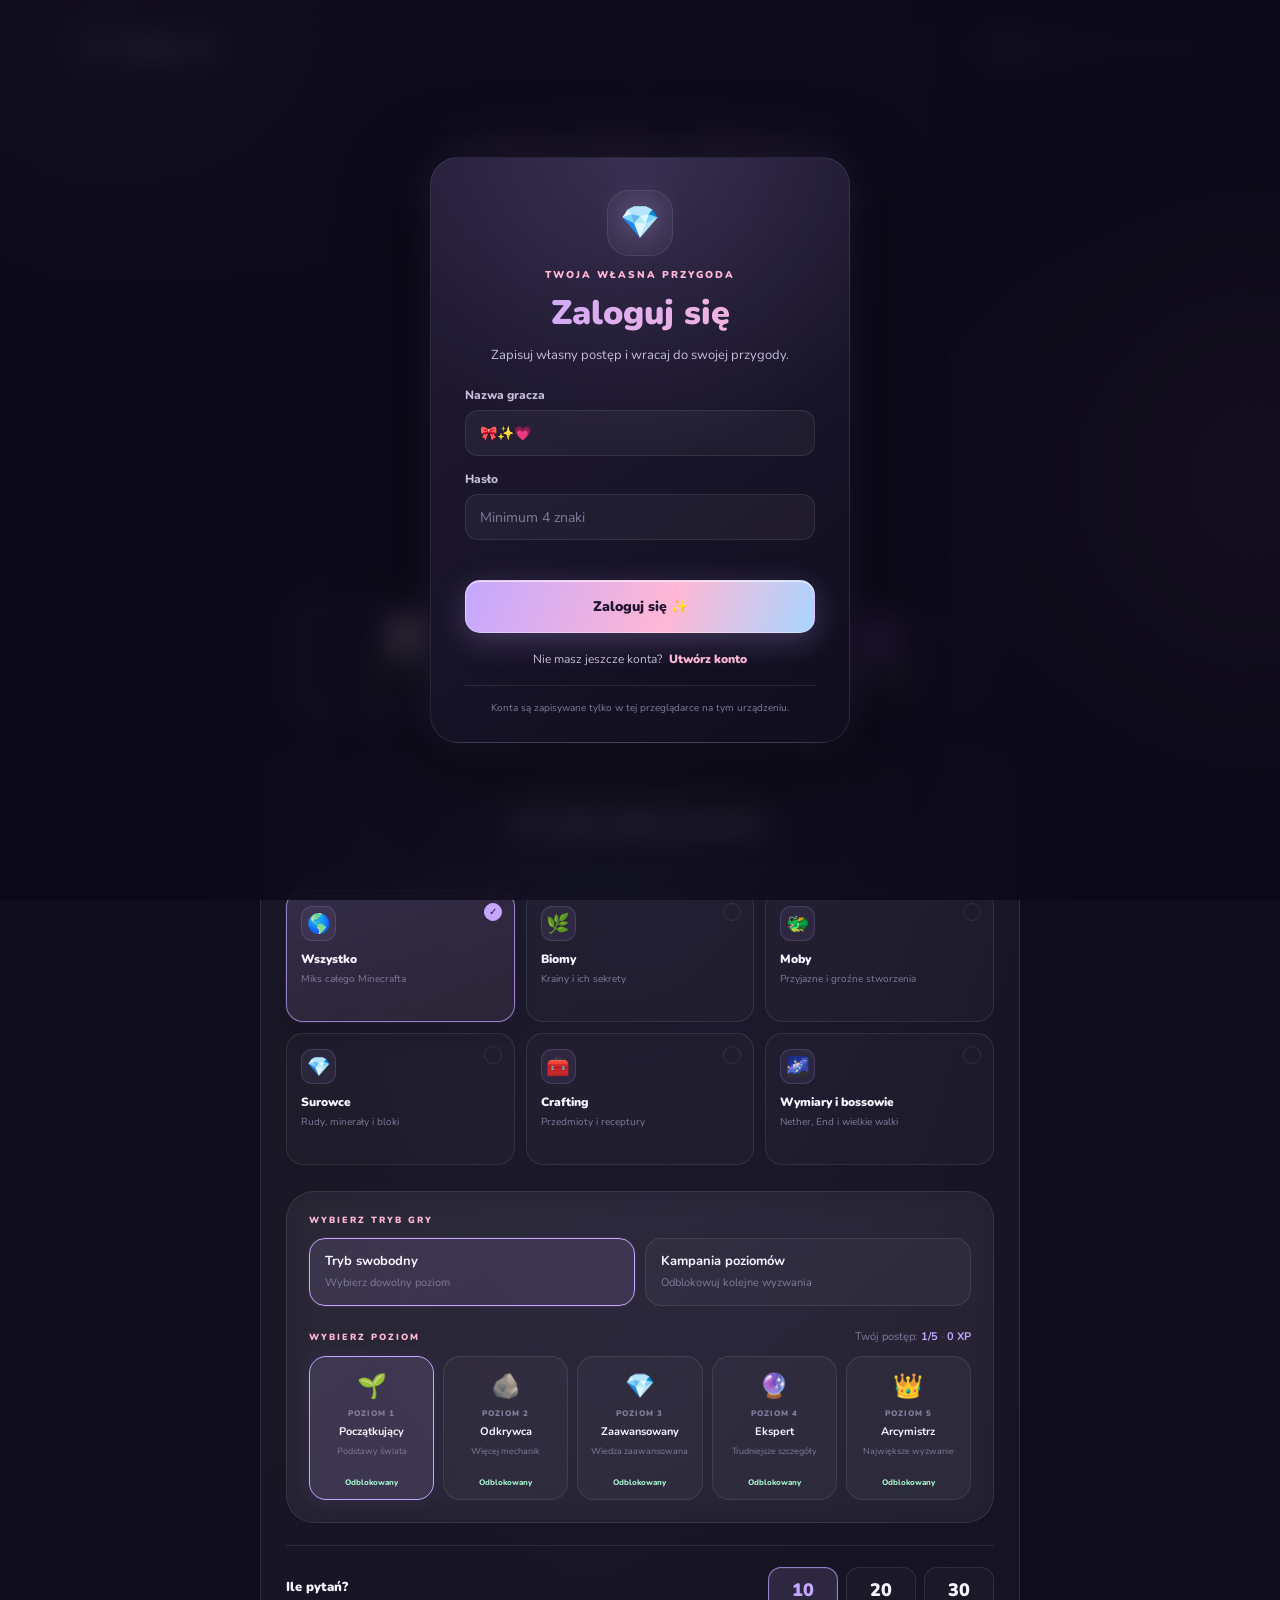
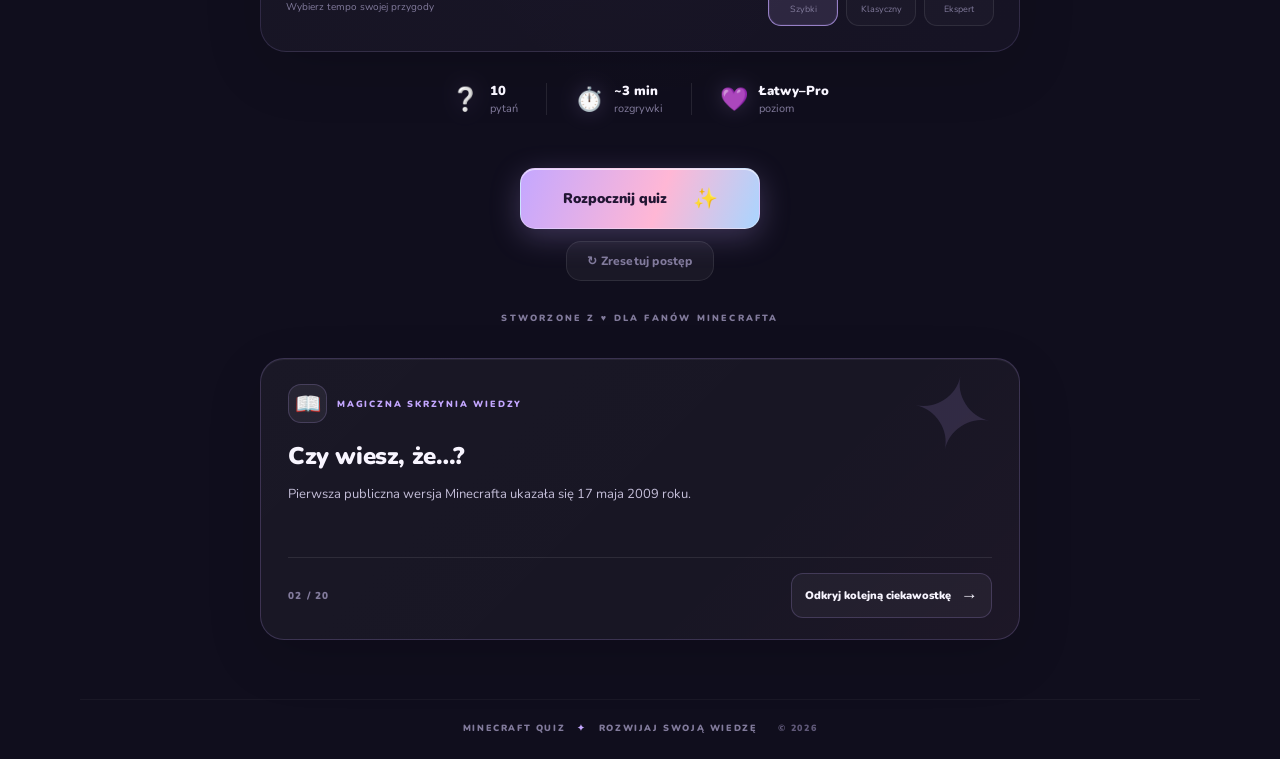
<file: index.html>
<!DOCTYPE html>
<html lang="pl">
<head>
    <meta charset="UTF-8">
    <meta name="description" id="metaDescription" content="Minecraft Quiz — sprawdź swoją wiedzę o świecie Minecraft!">
    <link rel="stylesheet" href="style.css">
    <script src="script.js" defer></script>
    <link rel="preconnect" href="https://fonts.googleapis.com">
    <link rel="preconnect" href="https://fonts.gstatic.com" crossorigin>
    <link href="https://fonts.googleapis.com/css2?family=Nunito:wght@400;500;600;700;800;900&display=swap" rel="stylesheet">
    <title>Minecraft Quiz</title>
</head>
<body>
    <!-- Dekoracyjne poświaty w tle strony -->
    <div class="background-effects" aria-hidden="true">
        <div class="glow glow-one"></div>
        <div class="glow glow-two"></div>
        <div class="glow glow-three"></div>
    </div>
    <!-- Drobne, animowane ozdobniki w tle generowane przez JavaScript -->
    <div class="particles" id="particles" aria-hidden="true"></div>
    <!-- Górny pasek: logo, wybór języka i status quizu -->
    <header class="topbar">
        <a href="#" class="logo" aria-label="Minecraft Quiz — strona główna" data-i18n-aria="homeAria">
            <span class="logo-icon">✦</span>
            <span>Mine<span class="logo-accent">craft</span></span>
        </a>
        <div class="topbar-right">
            <div class="language-switch" role="group" aria-label="Wybierz język" data-i18n-aria="languageAria">
                <button type="button" class="language-button active" data-language="pl" aria-pressed="true">PL</button>
                <span aria-hidden="true">|</span>
                <button type="button" class="language-button" data-language="en" aria-pressed="false">EN</button>
            </div>
            <div class="account-chip" id="accountChip" hidden>
                <span class="account-chip-icon">✦</span>
                <span id="accountNameLabel">Gracz</span>
                <button type="button" id="logoutButton" class="logout-button">Wyloguj</button>
            </div>
            <span class="status-dot"></span>
            <span class="status-text" data-i18n="status">CZAS NA QUIZ</span>
        </div>
    </header>
    <!-- Lokalny ekran kont: profile działają w tej samej przeglądarce i na tym urządzeniu. -->
    <section class="auth-overlay" id="authOverlay" aria-labelledby="authTitle">
        <div class="auth-card">
            <div class="auth-crystal" aria-hidden="true">💎</div>
            <p class="auth-kicker" id="authKicker">TWOJA WŁASNA PRZYGODA</p>
            <h2 id="authTitle">Zaloguj się</h2>
            <p class="auth-description" id="authDescription">Zapisuj własny postęp i wracaj do swojej przygody.</p>
            <form id="authForm" autocomplete="on">
                <label class="auth-label" for="authUsername" id="authUsernameLabel">Nazwa gracza</label>
                <input id="authUsername" name="username" type="text" minlength="3" maxlength="20" autocomplete="username" required placeholder="🎀✨💗">
                <label class="auth-label" for="authPassword" id="authPasswordLabel">Hasło</label>
                <input id="authPassword" name="password" type="password" minlength="4" autocomplete="current-password" required placeholder="Minimum 4 znaki">
                <p class="auth-message" id="authMessage" role="status" aria-live="polite"></p>
                <button class="primary-button auth-submit" id="authSubmit" type="submit">Zaloguj się ✨</button>
            </form>
            <p class="auth-switch-line"><span id="authSwitchText">Nie masz jeszcze konta?</span>
                <button type="button" class="auth-switch-button" id="authModeToggle">Utwórz konto</button>
            </p>
            <p class="auth-local-note" id="authLocalNote">Konta są zapisywane tylko w tej przeglądarce na tym urządzeniu.</p>
        </div>
    </section>

    <!-- Główna część strony – znajdują się tu kolejne ekrany aplikacji -->
    <main class="main-container">
        <!-- EKRAN POWITALNY: wybór motywu, kategorii i liczby pytań -->
        <section class="screen welcome-screen active" id="welcomeScreen">
            <div class="welcome-content">
                <div class="eyebrow">
                    <span>✧</span>
                    <span data-i18n="eyebrow">MAGICZNA PRZYGODA W MINECRAFCIE</span>
                    <span>✧</span>
                </div>
                <!-- Animowana skrzynka i animowane emotki na środku strony -->
                <div class="hero-icon chest-scene" id="chestScene" aria-hidden="true">
                    <div class="hero-icon-glow"></div>
                    <span class="crystal crystal-one">💎</span>
                    <span class="crystal crystal-two">🔮</span>
                    <span class="crystal crystal-three">✨</span>
                    <span class="crystal crystal-four">💠</span>
                    <div class="treasure-chest" id="treasureChest">
                        <div class="chest-lid"><span class="chest-lid-band"></span></div>
                        <div class="chest-base">
                            <span class="chest-band"></span>
                            <span class="chest-lock">✦</span>
                        </div>
                        <div class="chest-sparkle chest-sparkle-one">✧</div>
                        <div class="chest-sparkle chest-sparkle-two">✦</div>
                    </div>
                </div>

                <h1>MINECRAFT<br><span class="gradient-text">QUIZ</span></h1>
                <p class="welcome-description" data-i18n="welcomeDescription">Sprawdź, jak dobrze znasz swój świat!</p>
                <!-- Wybór motywu strony -->
                <div class="theme-picker" aria-label="Wybierz motyw quizu" data-i18n-aria="themeAria">
                    <p class="theme-picker-title" data-i18n="themeTitle">WYBIERZ SWÓJ MOTYW</p>
                    <div class="theme-options">
                        <button class="theme-option" type="button" data-theme-choice="lavender" aria-pressed="false">
                            <span class="theme-swatch lavender-swatch"><span>✦</span></span>
                            <span class="theme-option-name">Lavender Dream</span>
                            <span class="theme-option-description" data-i18n="themeLavender">Lawendowa magia</span>
                        </button>
                        <button class="theme-option" type="button" data-theme-choice="cherry" aria-pressed="false">
                            <span class="theme-swatch cherry-swatch"><span>🌸</span></span>
                            <span class="theme-option-name">Cherry Blossom</span>
                            <span class="theme-option-description" data-i18n="themeCherry">Kwiatowa kraina</span>
                        </button>
                        <button class="theme-option" type="button" data-theme-choice="ender" aria-pressed="false">
                            <span class="theme-swatch ender-swatch"><span>✧</span></span>
                            <span class="theme-option-name">Ender Magic</span>
                            <span class="theme-option-description" data-i18n="themeEnder">Tajemnica Endu</span>
                        </button>
                    </div>
                </div>
                <!-- wybór kategorii quizu -->
                <section class="quiz-setup" aria-labelledby="categoryHeading">
                    <div class="setup-heading">
                        <span class="setup-kicker" data-i18n="setupKicker">TWOJA WYPRAWA, TWOJE ZASADY</span>
                        <h2 id="categoryHeading" data-i18n="categoryHeading">Co dziś odkrywamy?</h2>
                        <p data-i18n="setupDescription">Wybierz kategorię i dopasuj długość quizu do siebie.</p>
                    </div>
                    <div class="category-grid" id="categoryGrid" role="group" aria-label="Wybierz kategorię quizu" data-i18n-aria="categoryAria">
                        <button class="category-card selected" type="button" data-category="all" aria-pressed="true"><span class="category-card-icon">🌎</span><span class="category-card-title" data-i18n="catAll">Wszystko</span><span class="category-card-description" data-i18n="catAllDesc">Miks całego Minecrafta</span><span class="category-card-check">✓</span></button>
                        <button class="category-card" type="button" data-category="biomes" aria-pressed="false"><span class="category-card-icon">🌿</span><span class="category-card-title" data-i18n="catBiomes">Biomy</span><span class="category-card-description" data-i18n="catBiomesDesc">Krainy i ich sekrety</span><span class="category-card-check">✓</span></button>
                        <button class="category-card" type="button" data-category="mobs" aria-pressed="false"><span class="category-card-icon">🐲</span><span class="category-card-title" data-i18n="catMobs">Moby</span><span class="category-card-description" data-i18n="catMobsDesc">Przyjazne i groźne stworzenia</span><span class="category-card-check">✓</span></button>
                        <button class="category-card" type="button" data-category="resources" aria-pressed="false"><span class="category-card-icon">💎</span><span class="category-card-title" data-i18n="catResources">Surowce</span><span class="category-card-description" data-i18n="catResourcesDesc">Rudy, minerały i bloki</span><span class="category-card-check">✓</span></button>
                        <button class="category-card" type="button" data-category="crafting" aria-pressed="false"><span class="category-card-icon">🧰</span><span class="category-card-title" data-i18n="catCrafting">Crafting</span><span class="category-card-description" data-i18n="catCraftingDesc">Przedmioty i receptury</span><span class="category-card-check">✓</span></button>
                        <button class="category-card" type="button" data-category="dimensions" aria-pressed="false"><span class="category-card-icon">🌌</span><span class="category-card-title" data-i18n="catDimensions">Wymiary i bossowie</span><span class="category-card-description" data-i18n="catDimensionsDesc">Nether, End i wielkie walki</span><span class="category-card-check">✓</span></button>
                    </div>

                    <!-- Wybór trybu: bez poziomów lub z odblokowywaniem poziomów -->
                    <section class="level-system" aria-labelledby="modeTitle">
                        <div class="level-section-heading">
                            <p class="setup-kicker" data-i18n="modeTitle">WYBIERZ TRYB GRY</p>
                        </div>
                        <div class="mode-options" role="group" aria-label="Wybierz tryb gry">
                            <button type="button" class="mode-option selected" data-game-mode="free" aria-pressed="true"><strong data-i18n="modeFree">Tryb swobodny</strong><span data-i18n="modeFreeDesc">Wybierz dowolny poziom</span></button>
                            <button type="button" class="mode-option" data-game-mode="campaign" aria-pressed="false"><strong data-i18n="modeCampaign">Kampania poziomów</strong><span data-i18n="modeCampaignDesc">Odblokowuj kolejne wyzwania</span></button>
                        </div>
                        <div class="level-section-heading level-heading-row">
                            <p class="setup-kicker" data-i18n="levelTitle">WYBIERZ POZIOM</p>
                            <span class="level-progress-label"><span data-i18n="levelProgress">Twój postęp</span>: <strong id="levelProgressValue">1/5</strong> · <strong id="xpValue">0 XP</strong></span>
                        </div>
                        <div class="level-grid" id="levelGrid" role="group" aria-label="Wybierz poziom">
                            <button type="button" class="level-card selected" data-level="1" aria-pressed="true"><span class="level-card-icon">🌱</span><span class="level-card-number">LEVEL 1</span><strong data-level-name="1">Początkujący</strong><small data-level-description="1">Podstawy świata</small><span class="level-card-status" data-level-status="1">Odblokowany</span></button>
                            <button type="button" class="level-card" data-level="2" aria-pressed="false"><span class="level-card-icon">🪨</span><span class="level-card-number">LEVEL 2</span><strong data-level-name="2">Odkrywca</strong><small data-level-description="2">Więcej mechanik</small><span class="level-card-status" data-level-status="2">Zablokowany</span></button>
                            <button type="button" class="level-card" data-level="3" aria-pressed="false"><span class="level-card-icon">💎</span><span class="level-card-number">LEVEL 3</span><strong data-level-name="3">Zaawansowany</strong><small data-level-description="3">Wiedza zaawansowana</small><span class="level-card-status" data-level-status="3">Zablokowany</span></button>
                            <button type="button" class="level-card" data-level="4" aria-pressed="false"><span class="level-card-icon">🔮</span><span class="level-card-number">LEVEL 4</span><strong data-level-name="4">Ekspert</strong><small data-level-description="4">Trudniejsze szczegóły</small><span class="level-card-status" data-level-status="4">Zablokowany</span></button>
                            <button type="button" class="level-card" data-level="5" aria-pressed="false"><span class="level-card-icon">👑</span><span class="level-card-number">LEVEL 5</span><strong data-level-name="5">Arcymistrz</strong><small data-level-description="5">Największe wyzwanie</small><span class="level-card-status" data-level-status="5">Zablokowany</span></button>
                        </div>
                    </section>

                    <!-- Wybór liczby pytań -->
                    <div class="question-count-picker">
                        <div class="question-count-copy"><strong data-i18n="countTitle">Ile pytań?</strong><span data-i18n="countHint">Wybierz tempo swojej przygody</span></div>
                        <div class="question-count-options" role="group" aria-label="Liczba pytań" data-i18n-aria="countAria">
                            <button type="button" class="count-option selected" data-count="10" aria-pressed="true"><strong>10</strong><span data-i18n="countQuick">Szybki</span></button>
                            <button type="button" class="count-option" data-count="20" aria-pressed="false"><strong>20</strong><span data-i18n="countClassic">Klasyczny</span></button>
                            <button type="button" class="count-option" data-count="30" aria-pressed="false"><strong>30</strong><span data-i18n="countExpert">Ekspert</span></button>
                        </div>
                    </div>
                </section>

                <div class="quiz-info">
                    <div class="info-item">
                        <span class="info-icon">❔</span>
                        <div><strong id="selectedQuestionCount">10</strong><span data-i18n="questionsLabel">pytań</span></div>
                    </div>
                    <div class="info-divider"></div>
                    <div class="info-item">
                        <span class="info-icon">⏱️</span>
                        <div><strong id="estimatedTime">~3 min</strong><span data-i18n="gameTime">rozgrywki</span></div>
                    </div>
                    <div class="info-divider"></div>
                    <div class="info-item">
                        <span class="info-icon">💜</span>
                        <div><strong data-i18n="levelRange">Łatwy–Pro</strong><span data-i18n="levelLabel">poziom</span></div>
                    </div>
                </div>
                <!-- Guzik rozpoczynający quiz -->
                <button class="primary-button adventure-button" id="startButton" type="button">
                    <span id="startButtonLabel" data-i18n="startQuiz">Rozpocznij quiz</span>
                    <span class="button-arrow">✨</span>
                </button>
                <!-- Przycisk resetowania zapisanego postępu -->
                <button type="button" id="resetProgressButton" class="reset-progress-button" data-i18n="resetProgress">↻ Zresetuj postęp</button>
                <!-- Ciekawostki o minecraft generowane przez JavaScript -->
                <p class="welcome-footer" data-i18n="welcomeFooter">STWORZONE Z <span>♥</span> DLA FANÓW MINECRAFTA</p>
                <section class="fact-card" aria-labelledby="factHeading">
                    <div class="fact-card-top"><span class="fact-book-icon">📖</span><span class="fact-kicker" data-i18n="factKicker">MAGICZNA SKRZYNIA WIEDZY</span></div>
                    <h2 id="factHeading" data-i18n="factHeading">Czy wiesz, że…?</h2>
                    <p class="fact-text" id="factText" aria-live="polite"></p>
                    <div class="fact-card-bottom"><span class="fact-counter" id="factCounter">01 / 20</span><button type="button" class="fact-next-button" id="nextFactButton"><span data-i18n="nextFact">Odkryj kolejną ciekawostkę</span><span aria-hidden="true">→</span></button></div>
                </section>
            </div>
        </section>
        <!-- EKRAN QUIZU: pytanie, odpowiedzi, postęp i wynik bieżący -->
        <section class="screen quiz-screen" id="quizScreen">
            <div class="quiz-header">
                <div class="quiz-category">
                    <span class="category-icon">⛏️</span>
                    <div>
                        <span class="category-label" data-i18n="categoryLabel">KATEGORIA</span>
                        <strong id="quizCategoryTitle">Wiedza o Minecrafcie</strong><span id="quizLevelBadge" class="quiz-level-badge">LEVEL 1 · Początkujący</span>
                    </div>
                </div>
                <div class="question-counter">
                    <span id="currentQuestion">01</span>
                    <span class="counter-divider">/</span>
                    <span id="totalQuestions">10</span>
                </div>
            </div>
            <div class="progress-track" role="progressbar" aria-label="Postęp quizu" data-i18n-aria="progressAria" aria-valuemin="0" aria-valuemax="100" aria-valuenow="0" id="progressTrack">
                <div class="progress-fill" id="progressFill"></div>
                <div class="progress-sparkle">✦</div>
            </div>
            <div class="question-content" id="questionContent">
                <div class="question-label">
                    <span class="question-number-icon">✧</span>
                    <span data-i18n="questionLabel">PYTANIE</span> <span id="questionNumberLabel">01</span>
                </div>
                <h2 id="questionText">Loading question...</h2>
                <p class="question-hint" data-i18n="questionHint">Wybierz jedną poprawną odpowiedź.</p>
                <div class="answers-grid" id="answersContainer"></div>
                <div class="feedback-message" id="feedbackMessage" role="status" aria-live="polite"></div>
            </div>
            <div class="quiz-footer">
                <div class="score-display">
                    <span class="score-icon">✦</span>
                    <span data-i18n="yourScore">Twój wynik:</span>
                    <strong id="scoreDisplay">0</strong>
                    <span class="score-unit" data-i18n="points">pkt</span>
                </div>
                <button class="next-button" id="nextButton" disabled>
                    <span id="nextButtonText">Następne pytanie</span>
                    <span>→</span>
                </button>
            </div>
        </section>
        <!-- EKRAN WYNIKÓW: podsumowanie punktów po zakończeniu quizu -->
        <section class="screen result-screen" id="resultScreen">
            <div class="result-content">
                <div class="result-decoration decoration-left">✦</div>
                <div class="result-decoration decoration-right">✧</div>
                <div class="result-badge" id="resultBadge">🏆</div>
                <div class="eyebrow result-eyebrow">
                    <span data-i18n="quizCompleted">QUIZ UKOŃCZONY</span>
                </div>
                <h1 id="resultTitle">Niesamowicie!</h1>
                <p class="result-description" id="resultDescription">Sprawdź swój wynik!</p>
                <div class="result-card">
                    <span class="result-card-label" data-i18n="resultScore">TWÓJ WYNIK</span>
                    <div class="result-score">
                        <span id="finalScore">0</span>
                        <span class="result-score-divider">/</span>
                        <span id="maxScore">10</span>
                    </div>
                    <div class="result-progress-track">
                        <div class="result-progress-fill" id="resultProgressFill"></div>
                    </div>
                    <div class="result-percentage">
                        <span data-i18n="correctAnswers">Poprawne odpowiedzi</span>
                        <strong id="resultPercentage">0%</strong>
                    </div>
                </div>
                <div class="result-message" id="resultMessage"></div>
                <!-- Informacja o postępie i odblokowanym poziomie -->
                <div class="level-result-message" id="levelResultMessage" aria-live="polite"></div>
                <section class="result-fact" aria-label="Minecraft fact">
                    <span class="result-fact-icon">💡</span>
                    <div class="result-fact-copy"><strong data-i18n="resultFactTitle">Ciekawostka na koniec</strong><p id="resultFactText"></p></div>
                    <button type="button" id="nextResultFactButton" class="result-fact-next" aria-label="Next fact">↻</button>
                </section>
                <button class="primary-button replay-button" id="restartButton">
                    <span data-i18n="tryAgain">Zagraj ponownie</span>
                    <span class="button-arrow">↻</span>
                </button>
                <p class="welcome-footer" data-i18n="resultFooter">KAŻDY BLOK MA SWOJĄ HISTORIĘ <span>♥</span></p>
            </div>
            <!-- Animowane okno nagrody wyświetlane po zakończeniu quizu -->
            <div class="reward-overlay is-hidden" id="rewardOverlay" role="dialog" aria-modal="true" aria-labelledby="rewardTitle" aria-describedby="rewardDescription">
                <div class="reward-backdrop" data-close-reward="true"></div>
                <div class="reward-dialog" id="rewardDialog" tabindex="-1">
                    <button type="button" class="reward-close" id="closeRewardButton" aria-label="Zamknij nagrodę">×</button>
                    <div class="reward-particles" id="rewardParticles" aria-hidden="true"></div>
                    <div class="reward-crown" id="rewardCrown" aria-hidden="true">👑</div>
                    <div class="reward-chest-wrap" aria-hidden="true">
                        <div class="reward-chest-glow"></div>
                        <div class="reward-chest">
                            <div class="reward-chest-lid"><span></span></div>
                            <div class="reward-chest-base"><span class="reward-chest-lock">✦</span></div>
                        </div>
                    </div>
                    <p class="reward-kicker" id="rewardKicker">NAGRODA ODEBRANA</p>
                    <h2 id="rewardTitle">Magiczna nagroda!</h2>
                    <p class="reward-description" id="rewardDescription">Każda przygoda przybliża Cię do mistrzostwa.</p>
                    <div class="reward-xp" id="rewardXP">+100 XP</div>
                    <p class="reward-level-message" id="rewardLevelMessage"></p>
                    <button type="button" class="primary-button reward-collect-button" id="collectRewardButton">Odbierz nagrodę ✨</button>
                </div>
            </div>
        </section>
    </main>
    <!-- Stopka strony -->
    <footer class="site-footer">
        <span>MINECRAFT QUIZ</span>
        <span class="footer-separator">✦</span>
        <span data-i18n="footerTagline">ROZWIJAJ SWOJĄ WIEDZĘ</span>
        <span class="footer-copyright">© 2026</span>
    </footer>
</body>
</html>
</file>
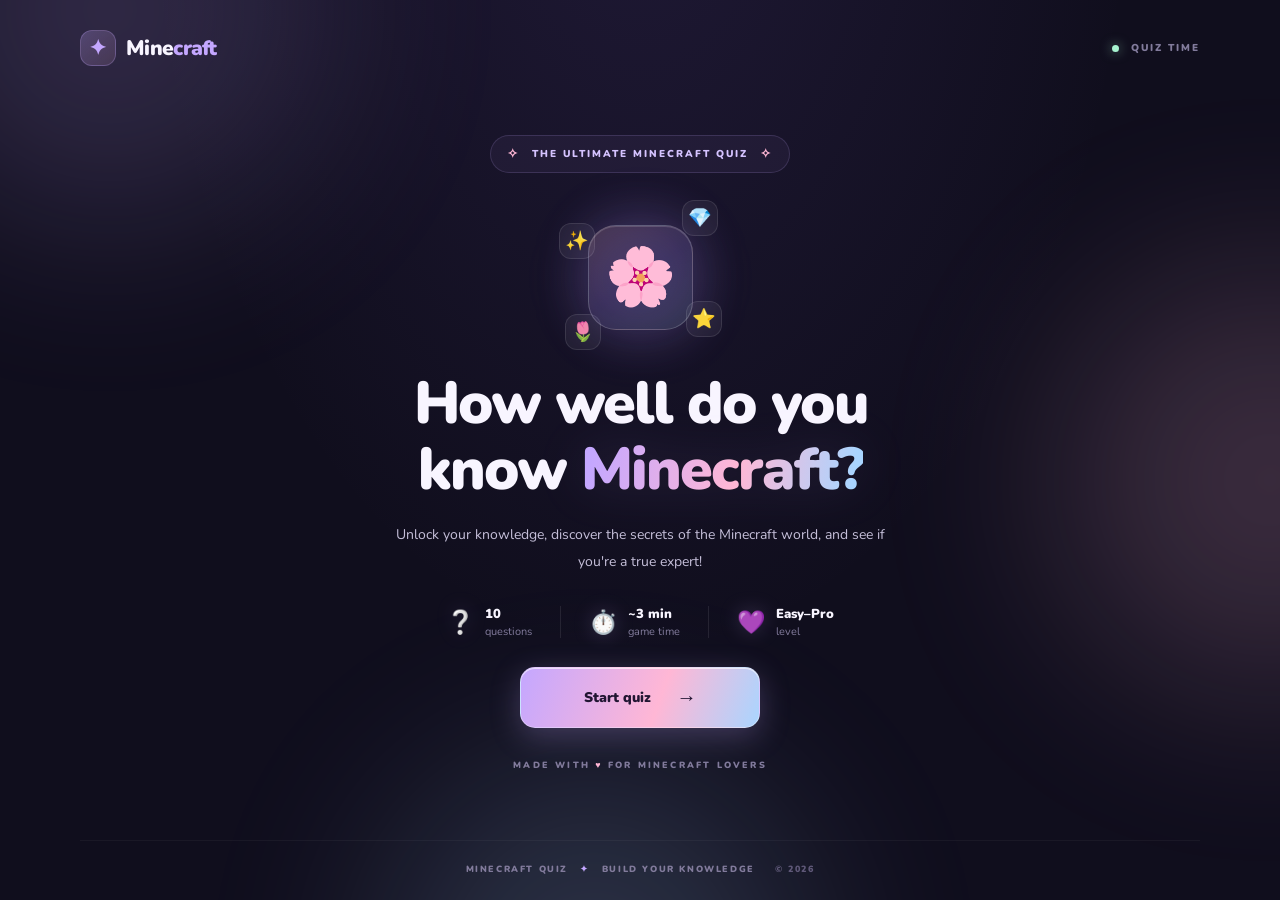
<file: intex.html>
<!DOCTYPE html>
<html lang="en">
<head>
    <meta charset="UTF-8">
    <meta name="description" content="Minecraft Quiz — sprawdź swoją wiedzę o świecie Minecraft!">
    <link rel="stylesheet" href="style.css">
    <script src="script.js" defer></script>
    <link rel="preconnect" href="https://fonts.googleapis.com">
    <link rel="preconnect" href="https://fonts.gstatic.com" crossorigin>
    <link href="https://fonts.googleapis.com/css2?family=Nunito:wght@400;500;600;700;800;900&display=swap" rel="stylesheet">
    <title>Minecraft Quiz</title>
</head>
<body>
    <div class="background-effects" aria-hidden="true">
        <div class="glow glow-one"></div>
        <div class="glow glow-two"></div>
        <div class="glow glow-three"></div>
    </div>
    <div class="particles" id="particles" aria-hidden="true"></div>
    <header class="topbar">
        <a href="#" class="logo" aria-label="Minecraft Quiz — strona główna">
            <span class="logo-icon">✦</span>
            <span>Mine<span class="logo-accent">craft</span></span>
        </a>
        <div class="topbar-right">
            <span class="status-dot"></span>
            <span class="status-text">QUIZ TIME</span>
        </div>
    </header>
    <main class="main-container">
        <section class="screen welcome-screen active" id="welcomeScreen">
            <div class="welcome-content">
                <div class="eyebrow">
                    <span>✧</span>
                    THE ULTIMATE MINECRAFT QUIZ
                    <span>✧</span>
                </div>
                <div class="hero-icon" aria-hidden="true">
                    <div class="hero-icon-glow"></div>
                    <div class="minecraft-cube">🌸</div>
                    <div class="floating-item item-one">💎</div>
                    <div class="floating-item item-two">✨</div>
                    <div class="floating-item item-three">🌷</div>
                    <div class="floating-item item-four">⭐</div>
                </div>
                <h1>How well do you<br>
                    know <span class="gradient-text">Minecraft?</span>
                </h1>
                <p class="welcome-description">Unlock your knowledge, discover the secrets of the Minecraft world, and see if you're a true expert!</p>
                <div class="quiz-info">
                    <div class="info-item">
                        <span class="info-icon">❔</span>
                        <div>
                            <strong>10</strong>
                            <span>questions</span>
                        </div>
                    </div>
                    <div class="info-divider"></div>
                    <div class="info-item">
                        <span class="info-icon">⏱️</span>
                        <div>
                            <strong>~3 min</strong>
                            <span>game time</span>
                        </div>
                    </div>
                    <div class="info-divider"></div>
                    <div class="info-item">
                        <span class="info-icon">💜</span>
                        <div>
                            <strong>Easy–Pro</strong>
                            <span>level</span>
                        </div>
                    </div>
                </div>
                <button class="primary-button" id="startButton">
                    <span>Start quiz</span>
                    <span class="button-arrow">→</span>
                </button>
                <p class="welcome-footer">MADE WITH <span>♥</span> FOR MINECRAFT LOVERS</p>
            </div>
        </section>
        <section class="screen quiz-screen" id="quizScreen">
            <div class="quiz-header">
                <div class="quiz-category">
                    <span class="category-icon">⛏️</span>
                    <div>
                        <span class="category-label">CATEGORY</span>
                        <strong>Minecraft knowledge</strong>
                    </div>
                </div>
                <div class="question-counter">
                    <span id="currentQuestion">01</span>
                    <span class="counter-divider">/</span>
                    <span id="totalQuestions">10</span>
                </div>
            </div>
            <div class="progress-track" role="progressbar" aria-label="Postęp quizu" aria-valuemin="0" aria-valuemax="100" aria-valuenow="0" id="progressTrack">
                <div class="progress-fill" id="progressFill"></div>
                <div class="progress-sparkle">✦</div>
            </div>
            <div class="question-content" id="questionContent">
                <div class="question-label">
                    <span class="question-number-icon">✧</span>
                    QUESTION <span id="questionNumberLabel">01</span>
                </div>
                <h2 id="questionText">Loading question...</h2>
                <p class="question-hint">Choose one correct answer.</p>
                <div class="answers-grid" id="answersContainer"></div>
                <div class="feedback-message" id="feedbackMessage" role="status" aria-live="polite"></div>
            </div>
            <div class="quiz-footer">
                <div class="score-display">
                    <span class="score-icon">✦</span>
                    <span>Your score:</span>
                    <strong id="scoreDisplay">0</strong>
                    <span class="score-unit">pkt</span>
                </div>
                <button class="next-button" id="nextButton" disabled>
                    <span id="nextButtonText">Next question</span>
                    <span>→</span>
                </button>
            </div>
        </section>
        <section class="screen result-screen" id="resultScreen">
            <div class="result-content">
                <div class="result-decoration decoration-left">✦</div>
                <div class="result-decoration decoration-right">✧</div>
                <div class="result-badge" id="resultBadge">🏆</div>
                <div class="eyebrow result-eyebrow">
                    QUIZ COMPLETED
                </div>
                <h1 id="resultTitle">Amazing!</h1>
                <p class="result-description" id="resultDescription">Check your score!</p>
                <div class="result-card">
                    <span class="result-card-label">YOUR SCORE</span>
                    <div class="result-score">
                        <span id="finalScore">0</span>
                        <span class="result-score-divider">/</span>
                        <span id="maxScore">10</span>
                    </div>
                    <div class="result-progress-track">
                        <div class="result-progress-fill" id="resultProgressFill"></div>
                    </div>
                    <div class="result-percentage">
                        <span>Right answer</span>
                        <strong id="resultPercentage">0%</strong>
                    </div>
                </div>
                <div class="result-message" id="resultMessage"></div>
                <button class="primary-button replay-button" id="restartButton">
                    <span>Try again</span>
                    <span class="button-arrow">↻</span>
                </button>
                <p class="welcome-footer">EVERY BLOCK HAS A STORY <span>♥</span></p>
            </div>
        </section>
    </main>
    <footer class="site-footer">
        <span>MINECRAFT QUIZ</span>
        <span class="footer-separator">✦</span>
        <span>BUILD YOUR KNOWLEDGE</span>
        <span class="footer-copyright">© 2026</span>
    </footer>
</body>
</html>
</file>
<file: style.css>
/* Zmienne CSS: kolory, czcionka i zaokrąglenia używane w całej stronie */
:root {
    --bg: #100e1d;
    --bg-light: #19152b;
    --lavender: #c4a7ff;
    --purple: #a78bfa;
    --pink: #ffb7d5;
    --blue: #a9d5ff;
    --mint: #a7f3d0;
    --text: #f8f5ff;
    --text-soft: #c5bfd9;
    --text-muted: #827b9c;
    --card: rgba(255, 255, 255, 0.045);
    --border: rgba(255, 255, 255, 0.09);
    --success: #8ef0c5;
    --error: #ff9db8;
    --radius-lg: 28px;
    --radius-md: 18px;
    --font: "Nunito", sans-serif;
}
/* Reset stylów przeglądarki – ujednolica marginesy i sposób liczenia rozmiarów */
* {
    box-sizing: border-box;
    margin: 0;
    padding: 0;
}
html {
    min-height: 100%;
    scroll-behavior: smooth;
}
body {
    min-height: 100vh;
    min-height: 100svh;
    display: flex;
    flex-direction: column;
    overflow-x: hidden;
    background:
        radial-gradient(
            ellipse at 50% -20%,
            rgba(135, 100, 220, 0.13),
            transparent 55%
        ),
        var(--bg);
    color: var(--text);
    font-family: var(--font);
    -webkit-font-smoothing: antialiased;
}
button,
a {
    font: inherit;
}
button {
    color: inherit;
}
button:focus-visible,
a:focus-visible {
    outline: 3px solid var(--pink);
    outline-offset: 5px;
}
button:disabled {
    cursor: not-allowed;
}
::selection {
    background: rgba(196, 167, 255, 0.4);
    color: white;
}
/* Dekoracyjne efekty świetlne i unoszące się drobinki w tle */
.background-effects {
    position: fixed;
    inset: 0;
    overflow: hidden;
    pointer-events: none;
    z-index: -2;
}
.glow {
    position: absolute;
    width: 420px;
    height: 420px;
    border-radius: 50%;
    filter: blur(100px);
    opacity: 0.18;
    animation: glowFloat 12s ease-in-out infinite alternate;
}
.glow-one {
    top: -200px;
    left: -100px;
    background: #9d7aff;
}
.glow-two {
    right: -200px;
    top: 30%;
    background: #f58fc4;
    animation-delay: -4s;
}
.glow-three {
    bottom: -280px;
    left: 30%;
    background: #77b8ff;
    animation-delay: -7s;
}
.particles {
    position: fixed;
    inset: 0;
    overflow: hidden;
    pointer-events: none;
    z-index: -1;
}
.particle {
    position: absolute;
    bottom: -20px;
    color: rgba(220, 200, 255, 0.65);
    font-size: 12px;
    animation: particleRise linear infinite;
}
/* Górny pasek strony: logo, język i informacja o quizie */
.topbar {
    width: min(1120px, calc(100% - 64px));
    margin: 0 auto;
    padding: 30px 0;
    display: flex;
    align-items: center;
    justify-content: space-between;
}
.logo {
    display: inline-flex;
    align-items: center;
    gap: 10px;
    color: var(--text);
    text-decoration: none;
    font-size: 21px;
    font-weight: 900;
    letter-spacing: -0.7px;
    transition: transform 0.3s ease;
}
.logo:hover {
    transform: translateY(-2px);
}
.logo-icon {
    display: grid;
    place-items: center;
    width: 36px;
    height: 36px;
    border: 1px solid rgba(196, 167, 255, 0.25);
    border-radius: 12px;
    background:
        linear-gradient(
            135deg,
            rgba(196, 167, 255, 0.25),
            rgba(255, 183, 213, 0.12)
        );
    color: var(--lavender);
    font-size: 21px;
}
.logo-accent {
    color: var(--lavender);
}
.topbar-right {
    display: flex;
    align-items: center;
    gap: 10px;
}
.status-dot {
    width: 7px;
    height: 7px;
    border-radius: 50%;
    background: var(--mint);
    box-shadow: 0 0 12px rgba(167, 243, 208, 0.6);
    animation: statusPulse 2s ease-in-out infinite;
}
.status-text {
    color: var(--text-muted);
    font-size: 10px;
    font-weight: 900;
    letter-spacing: 2px;
}
/* Kontener główny – centruje zawartość i ogranicza jej maksymalną szerokość */
.main-container {
    width: 100%;
    max-width: 1000px;
    flex: 1;
    display: flex;
    align-items: center;
    justify-content: center;
    margin: 0 auto;
    padding: 25px 24px 55px;
}
/* Ekrany aplikacji są domyślnie ukryte; widoczny jest ekran z klasą .active */
.screen {
    display: none;
    width: 100%;
    animation: screenEnter 0.65s cubic-bezier(.2, .8, .2, 1) both;
}
.screen.active {
    display: block;
}
/* Style ekranu powitalnego i jego elementów */
.welcome-content {
    display: flex;
    flex-direction: column;
    align-items: center;
    text-align: center;
}
.eyebrow {
    display: inline-flex;
    align-items: center;
    justify-content: center;
    gap: 12px;
    padding: 9px 16px;
    border: 1px solid rgba(196, 167, 255, 0.16);
    border-radius: 100px;
    background: rgba(196, 167, 255, 0.055);
    color: #d5c3ff;
    font-size: 10px;
    font-weight: 900;
    letter-spacing: 2px;
}
.eyebrow span {
    color: var(--pink);
    font-size: 13px;
}
.hero-icon {
    position: relative;
    width: 155px;
    height: 155px;
    display: grid;
    place-items: center;
    margin: 27px 0 16px;
}
.hero-icon-glow {
    position: absolute;
    width: 125px;
    height: 125px;
    border-radius: 50%;
    background: rgba(167, 139, 250, 0.17);
    filter: blur(25px);
    animation: heroGlow 3s ease-in-out infinite alternate;
}
.minecraft-cube {
    position: relative;
    z-index: 1;
    width: 105px;
    height: 105px;
    display: grid;
    place-items: center;
    border: 1px solid rgba(255, 255, 255, 0.2);
    border-radius: 28px;
    background:
        linear-gradient(
            145deg,
            rgba(255, 183, 213, 0.18),
            rgba(167, 139, 250, 0.17),
            rgba(169, 213, 255, 0.14)
        );
    box-shadow:
        0 0 55px rgba(167, 139, 250, 0.16),
        inset 0 1px 0 rgba(255, 255, 255, 0.15);
    font-size: 57px;
    animation: cubeFloat 4s ease-in-out infinite;
}
.floating-item {
    position: absolute;
    display: grid;
    place-items: center;
    width: 36px;
    height: 36px;
    border: 1px solid rgba(255, 255, 255, 0.1);
    border-radius: 12px;
    background: rgba(255, 255, 255, 0.055);
    backdrop-filter: blur(10px);
    font-size: 19px;
    animation: itemFloat 4s ease-in-out infinite;
}
.item-one {
    top: 0;
    right: 0;
    animation-delay: -1s;
}
.item-two {
    top: 23px;
    left: -4px;
    animation-delay: -2s;
}
.item-three {
    bottom: 5px;
    left: 2px;
    animation-delay: -0.5s;
}
.item-four {
    right: -4px;
    bottom: 18px;
    animation-delay: -2.5s;
}
.welcome-content h1 {
    font-size: clamp(35px, 5.6vw, 59px);
    line-height: 1.13;
    font-weight: 900;
    letter-spacing: -2px;
}
.gradient-text {
    background:
        linear-gradient(
            100deg,
            #cbb6ff 5%,
            #ffb7d5 50%,
            #a9d5ff 95%
        );
    background-clip: text;
    -webkit-background-clip: text;
    color: transparent;
    filter: drop-shadow(0 0 25px rgba(196, 167, 255, 0.12));
}
.welcome-description {
    max-width: 520px;
    margin-top: 18px;
    color: var(--text-soft);
    font-size: 14px;
    line-height: 1.9;
}
.quiz-info {
    display: flex;
    align-items: center;
    justify-content: center;
    gap: 28px;
    margin: 30px 0 28px;
}
.info-item {
    display: flex;
    align-items: center;
    gap: 10px;
    text-align: left;
}
.info-icon {
    font-size: 23px;
    filter: drop-shadow(0 0 10px rgba(196, 167, 255, 0.2));
}
.info-item div {
    display: flex;
    flex-direction: column;
    gap: 1px;
}
.info-item strong {
    font-size: 13px;
    font-weight: 900;
}
.info-item div span {
    color: var(--text-muted);
    font-size: 11px;
}
.info-divider {
    width: 1px;
    height: 32px;
    background: var(--border);
}
.primary-button {
    position: relative;
    display: inline-flex;
    align-items: center;
    justify-content: center;
    gap: 26px;
    min-width: 240px;
    padding: 16px 22px;
    overflow: hidden;
    border: 1px solid rgba(255, 255, 255, 0.35);
    border-radius: 15px;
    background:
        linear-gradient(
            110deg,
            #c3a7ff,
            #e5b4f4 55%,
            #ffb9d7
        );
    color: #211532;
    font-size: 14px;
    font-weight: 900;
    cursor: pointer;
    box-shadow:
        0 8px 30px rgba(167, 139, 250, 0.19),
        inset 0 1px 0 rgba(255, 255, 255, 0.6);
    transition:
        transform 0.25s ease,
        box-shadow 0.25s ease;
}
.primary-button::before {
    content: "";
    position: absolute;
    top: 0;
    left: -100%;
    width: 70%;
    height: 100%;
    background:
        linear-gradient(
            90deg,
            transparent,
            rgba(255, 255, 255, 0.4),
            transparent
        );
    transform: skewX(-20deg);
    transition: left 0.6s ease;
}
.primary-button:hover::before {
    left: 140%;
}
.primary-button:hover {
    transform: translateY(-3px);
    box-shadow:
        0 14px 40px rgba(167, 139, 250, 0.28),
        inset 0 1px 0 rgba(255, 255, 255, 0.6);
}
.primary-button:active {
    transform: translateY(-1px) scale(0.99);
}
.button-arrow {
    font-size: 20px;
    transition: transform 0.25s ease;
}
.primary-button:hover .button-arrow {
    transform: translateX(4px);
}
.welcome-footer {
    margin-top: 31px;
    color: var(--text-muted);
    font-size: 9px;
    font-weight: 900;
    letter-spacing: 2.2px;
}
.welcome-footer span {
    color: var(--pink);
}
.quiz-screen {
    max-width: 760px;
    margin: 0 auto;
}
.quiz-header {
    display: flex;
    align-items: center;
    justify-content: space-between;
    margin-bottom: 24px;
}
.quiz-category {
    display: flex;
    align-items: center;
    gap: 12px;
}
/* Karty wyboru kategorii pytań */
.category-icon {
    display: grid;
    place-items: center;
    width: 44px;
    height: 44px;
    border: 1px solid var(--border);
    border-radius: 14px;
    background: var(--card);
    font-size: 21px;
}
.quiz-category div {
    display: flex;
    flex-direction: column;
    gap: 3px;
}
.category-label {
    color: var(--text-muted);
    font-size: 9px;
    font-weight: 900;
    letter-spacing: 1.8px;
}
.quiz-category strong {
    font-size: 13px;
    font-weight: 800;
}
/* Wygląd pytania, numeru pytania i odpowiedzi */
.question-counter {
    display: flex;
    align-items: baseline;
    gap: 6px;
    font-size: 19px;
    font-weight: 900;
}
.question-counter > span:first-child {
    color: var(--lavender);
}
.counter-divider {
    color: var(--text-muted);
    font-size: 13px;
}
.question-counter > span:last-child {
    color: var(--text-muted);
    font-size: 13px;
}
/* Pasek postępu pokazujący, jak daleko jest użytkownik w quizie */
.progress-track {
    position: relative;
    width: 100%;
    height: 7px;
    border-radius: 100px;
    background: rgba(255, 255, 255, 0.075);
}
.progress-fill {
    position: relative;
    width: 0;
    height: 100%;
    border-radius: inherit;
    background:
        linear-gradient(
            90deg,
            #a78bfa,
            #ffb7d5,
            #a9d5ff
        );
    box-shadow: 0 0 15px rgba(196, 167, 255, 0.3);
    transition: width 0.5s cubic-bezier(.2, .8, .2, 1);
}
.progress-sparkle {
    position: absolute;
    top: 50%;
    left: 0;
    color: white;
    font-size: 13px;
    opacity: 0;
    transform: translate(-50%, -50%);
    transition:
        left 0.5s ease,
        opacity 0.2s ease;
}
.question-content {
    margin-top: 37px;
}
.question-label {
    display: flex;
    align-items: center;
    gap: 7px;
    margin-bottom: 16px;
    color: var(--text-muted);
    font-size: 10px;
    font-weight: 900;
    letter-spacing: 2px;
}
.question-number-icon {
    color: var(--pink);
    font-size: 15px;
}
.question-content h2 {
    max-width: 650px;
    font-size: clamp(23px, 3.5vw, 33px);
    line-height: 1.4;
    font-weight: 900;
    letter-spacing: -0.8px;
}
.question-hint {
    margin-top: 10px;
    color: var(--text-muted);
    font-size: 12px;
}
.answers-grid {
    display: grid;
    grid-template-columns: repeat(2, minmax(0, 1fr));
    gap: 14px;
    margin-top: 29px;
}
/* Przyciski odpowiedzi oraz oznaczenia odpowiedzi poprawnej i błędnej */
.answer-button {
    position: relative;
    display: flex;
    align-items: center;
    gap: 14px;
    min-height: 76px;
    padding: 17px;
    border: 1px solid var(--border);
    border-radius: var(--radius-md);
    background: rgba(255, 255, 255, 0.035);
    text-align: left;
    cursor: pointer;
    transition:
        transform 0.22s ease,
        background 0.22s ease,
        border-color 0.22s ease,
        box-shadow 0.22s ease;
}
.answer-button:hover:not(:disabled) {
    transform: translateY(-3px);
    border-color: rgba(196, 167, 255, 0.5);
    background: rgba(196, 167, 255, 0.08);
    box-shadow: 0 8px 25px rgba(0, 0, 0, 0.12);
}
.answer-letter {
    flex-shrink: 0;
    display: grid;
    place-items: center;
    width: 34px;
    height: 34px;
    border: 1px solid rgba(196, 167, 255, 0.17);
    border-radius: 11px;
    background: rgba(196, 167, 255, 0.08);
    color: #d9c8ff;
    font-size: 12px;
    font-weight: 900;
    transition: all 0.2s ease;
}
.answer-text {
    flex: 1;
    color: #e7e1f5;
    font-size: 13px;
    font-weight: 700;
    line-height: 1.6;
}
.answer-indicator {
    flex-shrink: 0;
    display: grid;
    place-items: center;
    width: 21px;
    height: 21px;
    border: 1px solid rgba(255, 255, 255, 0.12);
    border-radius: 50%;
    color: transparent;
    font-size: 12px;
    transition: all 0.2s ease;
}
.answer-button.correct {
    border-color: rgba(142, 240, 197, 0.55);
    background: rgba(142, 240, 197, 0.09);
    box-shadow: 0 0 25px rgba(142, 240, 197, 0.06);
}
.answer-button.correct .answer-letter {
    border-color: rgba(142, 240, 197, 0.4);
    background: rgba(142, 240, 197, 0.17);
    color: var(--success);
}
.answer-button.correct .answer-indicator {
    border-color: var(--success);
    background: var(--success);
    color: #132c25;
}
.answer-button.incorrect {
    border-color: rgba(255, 157, 184, 0.55);
    background: rgba(255, 157, 184, 0.07);
}
.answer-button.incorrect .answer-letter {
    border-color: rgba(255, 157, 184, 0.4);
    background: rgba(255, 157, 184, 0.12);
    color: var(--error);
}
.answer-button.incorrect .answer-indicator {
    border-color: var(--error);
    background: var(--error);
    color: #3c1020;
}
.answer-button:disabled {
    cursor: default;
}
/* Komunikat wyświetlany po wybraniu odpowiedzi */
.feedback-message {
    min-height: 24px;
    margin-top: 18px;
    color: var(--text-soft);
    font-size: 13px;
    line-height: 1.6;
}
.feedback-message.success {
    color: var(--success);
}
.feedback-message.error {
    color: var(--error);
}
.quiz-footer {
    display: flex;
    align-items: center;
    justify-content: space-between;
    gap: 15px;
    margin-top: 26px;
    padding-top: 22px;
    border-top: 1px solid var(--border);
}
.score-display {
    display: flex;
    align-items: center;
    gap: 8px;
    color: var(--text-muted);
    font-size: 12px;
    font-weight: 700;
}
.score-icon {
    color: var(--lavender);
    font-size: 17px;
}
.score-display strong {
    color: var(--text);
    font-size: 16px;
    font-weight: 900;
}
.score-unit {
    margin-left: -5px;
}
.next-button {
    display: inline-flex;
    align-items: center;
    justify-content: center;
    gap: 20px;
    padding: 13px 19px;
    border: 1px solid rgba(196, 167, 255, 0.2);
    border-radius: 13px;
    background: rgba(196, 167, 255, 0.1);
    color: #e6d8ff;
    font-size: 12px;
    font-weight: 900;
    cursor: pointer;
    transition: all 0.25s ease;
}
.next-button:not(:disabled):hover {
    transform: translateY(-2px);
    border-color: rgba(196, 167, 255, 0.5);
    background: rgba(196, 167, 255, 0.17);
}
.next-button:disabled {
    opacity: 0.35;
}
.next-button span:last-child {
    font-size: 18px;
}
/* Elementy ekranu końcowego i podsumowania wyniku */
.result-content {
    position: relative;
    display: flex;
    flex-direction: column;
    align-items: center;
    max-width: 500px;
    margin: 0 auto;
    text-align: center;
}
.result-badge {
    display: grid;
    place-items: center;
    width: 100px;
    height: 100px;
    margin: 10px 0 23px;
    border: 1px solid rgba(255, 255, 255, 0.17);
    border-radius: 30px;
    background:
        linear-gradient(
            145deg,
            rgba(196, 167, 255, 0.17),
            rgba(255, 183, 213, 0.12)
        );
    box-shadow:
        0 0 55px rgba(196, 167, 255, 0.1),
        inset 0 1px 0 rgba(255, 255, 255, 0.15);
    font-size: 45px;
    animation: badgeAppear 0.8s cubic-bezier(.2, .8, .2, 1) both;
}
.result-eyebrow {
    margin-bottom: 17px;
}
.result-content h1 {
    font-size: clamp(37px, 5vw, 52px);
    font-weight: 900;
    letter-spacing: -1.5px;
}
.result-description {
    max-width: 400px;
    margin-top: 10px;
    color: var(--text-soft);
    font-size: 13px;
    line-height: 1.8;
}
.result-card {
    width: 100%;
    margin-top: 27px;
    padding: 25px;
    border: 1px solid var(--border);
    border-radius: 23px;
    background: rgba(255, 255, 255, 0.035);
    box-shadow: 0 15px 55px rgba(0, 0, 0, 0.08);
}
.result-card-label {
    color: var(--text-muted);
    font-size: 10px;
    font-weight: 900;
    letter-spacing: 2px;
}
.result-score {
    display: flex;
    align-items: baseline;
    justify-content: center;
    gap: 10px;
    margin: 13px 0 20px;
    font-size: 55px;
    font-weight: 900;
    letter-spacing: -2px;
}
.result-score span:first-child {
    color: var(--lavender);
}
.result-score-divider {
    color: var(--text-muted);
    font-size: 31px;
}
.result-score span:last-child {
    color: var(--text-soft);
}
.result-progress-track {
    height: 7px;
    overflow: hidden;
    border-radius: 100px;
    background: rgba(255, 255, 255, 0.08);
}
.result-progress-fill {
    width: 0;
    height: 100%;
    border-radius: inherit;
    background:
        linear-gradient(
            90deg,
            #a78bfa,
            #ffb7d5,
            #a9d5ff
        );
    transition: width 1s cubic-bezier(.2, .8, .2, 1);
}
.result-percentage {
    display: flex;
    align-items: center;
    justify-content: space-between;
    margin-top: 17px;
    color: var(--text-muted);
    font-size: 12px;
}
.result-percentage strong {
    color: var(--text);
    font-size: 13px;
}
.result-message {
    min-height: 24px;
    margin-top: 21px;
    color: var(--text-soft);
    font-size: 13px;
    line-height: 1.8;
}
.replay-button {
    margin-top: 22px;
}
.result-decoration {
    position: absolute;
    color: var(--lavender);
    font-size: 32px;
    animation: itemFloat 4s ease-in-out infinite;
}
.decoration-left {
    top: 65px;
    left: -35px;
}
.decoration-right {
    top: 130px;
    right: -30px;
    color: var(--pink);
    animation-delay: -2s;
}
.site-footer {
    width: min(1120px, calc(100% - 64px));
    display: flex;
    align-items: center;
    justify-content: center;
    gap: 12px;
    margin: 0 auto;
    padding: 22px 0 25px;
    border-top: 1px solid rgba(255, 255, 255, 0.045);
    color: var(--text-muted);
    font-size: 9px;
    font-weight: 900;
    letter-spacing: 1.6px;
}
.footer-separator {
    color: var(--lavender);
}
.footer-copyright {
    margin-left: 8px;

    color: #5f5878;
}
/* Animacje wykorzystywane przez elementy strony */
@keyframes screenEnter {
    from {
        opacity: 0;
        transform: translateY(15px);
    }
    to {
        opacity: 1;
        transform: translateY(0);
    }
}
@keyframes glowFloat {
    from {
        transform: translate(0, 0) scale(1);
    }
    to {
        transform: translate(45px, 35px) scale(1.15);
    }
}
@keyframes heroGlow {
    from {
        transform: scale(0.9);
        opacity: 0.6;
    }
    to {
        transform: scale(1.15);
        opacity: 1;
    }
}
@keyframes cubeFloat {
    0%, 100% {
        transform: translateY(0) rotate(-3deg);
    }
    50% {
        transform: translateY(-8px) rotate(3deg);
    }
}
@keyframes itemFloat {
    0%, 100% {
        transform: translateY(0) rotate(0deg);
    }
    50% {
        transform: translateY(-9px) rotate(7deg);
    }
}
@keyframes statusPulse {
    0%, 100% {
        opacity: 1;
        box-shadow: 0 0 12px rgba(167, 243, 208, 0.6);
    }
    50% {
        opacity: 0.5;
        box-shadow: 0 0 4px rgba(167, 243, 208, 0.3);
    }
}
@keyframes particleRise {
    from {
        transform: translate3d(0, 0, 0) rotate(0deg);
        opacity: 0;
    }
    10% {
        opacity: 0.7;
    }
    90% {
        opacity: 0.45;
    }
    to {
        transform: translate3d(35px, -110vh, 0) rotate(260deg);
        opacity: 0;
    }
}
@keyframes badgeAppear {
    from {
        opacity: 0;
        transform: scale(0.7) rotate(-8deg);
    }
    to {
        opacity: 1;
        transform: scale(1) rotate(0);
    }
}
/* Dostosowanie układu do mniejszych ekranów, np. telefonów */
@media (max-width: 600px) {
    .topbar {
        width: calc(100% - 36px);
        padding: 22px 0;
    }
    .logo {
        font-size: 19px;
    }
    .status-text {
        font-size: 8px;
        letter-spacing: 1px;
    }
    .main-container {
        padding: 25px 19px 40px;
    }
    .eyebrow {
        gap: 8px;
        padding: 8px 12px;
        font-size: 8px;
        letter-spacing: 1.2px;
    }
    .hero-icon {
        width: 135px;
        height: 135px;
        margin-top: 25px;
    }
    .minecraft-cube {
        width: 92px;
        height: 92px;
        font-size: 48px;
    }
    .welcome-content h1 {
        font-size: clamp(32px, 9vw, 46px);
        letter-spacing: -1.5px;
    }
    .welcome-description {
        max-width: 370px;
        font-size: 13px;
    }
    .quiz-info {
        gap: 13px;
    }
    .info-icon {
        font-size: 18px;
    }
    .info-item {
        gap: 6px;
    }
    .info-item strong {
        font-size: 11px;
    }
    .info-item div span {
        font-size: 10px;
    }
    .info-divider {
        height: 28px;
    }
    .primary-button {
        width: min(100%, 300px);
    }
    .quiz-header {
        margin-bottom: 20px;
    }
    .category-icon {
        width: 39px;
        height: 39px;
    }
    .quiz-category strong {
        font-size: 11px;
    }
    .question-content {
        margin-top: 30px;
    }
    .question-content h2 {
        font-size: 25px;
    }
    .answers-grid {
        grid-template-columns: 1fr;
        gap: 10px;
        margin-top: 23px;
    }
    .answer-button {
        min-height: 65px;
        padding: 13px;
    }
    .quiz-footer {
        align-items: stretch;
        flex-direction: column;
        margin-top: 22px;
    }
    .score-display {
        justify-content: center;
    }
    .next-button {
        width: 100%;
    }
    .result-badge {
        width: 85px;
        height: 85px;
        font-size: 38px;
    }
    .result-card {
        padding: 21px 17px;
    }
    .result-score {
        font-size: 48px;
    }
    .decoration-left {
        left: 0;
    }
    .decoration-right {
        right: 0;
    }
    .site-footer {
        width: calc(100% - 36px);
        flex-wrap: wrap;
        gap: 8px;
        font-size: 8px;
        letter-spacing: 1px;
    }
}
@media (max-width: 360px) {
    .quiz-info {
        gap: 8px;
    }
    .info-icon {
        display: none;
    }
    .welcome-content h1 {
        font-size: 30px;
    }
    .question-content h2 {
        font-size: 22px;
    }
    .site-footer {
        font-size: 7px;
    }
}
@media (prefers-reduced-motion: reduce) {
    *,
    *::before,
    *::after {
        scroll-behavior: auto !important;
        animation-duration: 0.01ms !important;
        animation-iteration-count: 1 !important;
        transition-duration: 0.01ms !important;
    }
}
:root,
:root[data-theme="lavender"] {
    --theme-bg: #100e1d;
    --theme-bg-glow: rgba(135, 100, 220, 0.13);
    --theme-primary: #c4a7ff;
    --theme-secondary: #ffb7d5;
    --theme-tertiary: #a9d5ff;
    --theme-card: rgba(255, 255, 255, 0.045);
    --theme-border: rgba(196, 167, 255, 0.2);
    --theme-text: #f8f5ff;
    --theme-soft: #c5bfd9;
    --theme-glow: rgba(196, 167, 255, 0.25);
}
:root[data-theme="cherry"] {
    --theme-bg: #1b101c;
    --theme-bg-glow: rgba(255, 151, 202, 0.18);
    --theme-primary: #ffb7d5;
    --theme-secondary: #ffd6e8;
    --theme-tertiary: #c7e8d0;
    --theme-card: rgba(255, 220, 237, 0.065);
    --theme-border: rgba(255, 183, 213, 0.27);
    --theme-text: #fff5fb;
    --theme-soft: #e8cbdc;
    --theme-glow: rgba(255, 153, 205, 0.3);
}
:root[data-theme="ender"] {
    --theme-bg: #0c0918;
    --theme-bg-glow: rgba(135, 61, 220, 0.2);
    --theme-primary: #c084fc;
    --theme-secondary: #f0abfc;
    --theme-tertiary: #8b5cf6;
    --theme-card: rgba(111, 63, 170, 0.09);
    --theme-border: rgba(192, 132, 252, 0.28);
    --theme-text: #f8f0ff;
    --theme-soft: #d5c0ed;
    --theme-glow: rgba(168, 85, 247, 0.33);
}
body {
    background:
        radial-gradient(ellipse at 50% -20%, var(--theme-bg-glow), transparent 55%),
        var(--theme-bg);
    color: var(--theme-text);
    transition: background 0.45s ease, color 0.35s ease;
}
.glow-one { background: var(--theme-primary); }
.glow-two { background: var(--theme-secondary); }
.glow-three { background: var(--theme-tertiary); }
.logo-accent,
.question-counter > span:first-child,
.score-icon,
.result-score span:first-child { color: var(--theme-primary); }

.gradient-text {
    background: linear-gradient(100deg, var(--theme-primary) 5%, var(--theme-secondary) 55%, var(--theme-tertiary) 95%);
    background-clip: text;
    -webkit-background-clip: text;
}
.primary-button {
    background: linear-gradient(110deg, var(--theme-primary), var(--theme-secondary) 58%, var(--theme-tertiary));
    box-shadow: 0 8px 30px var(--theme-glow), inset 0 1px 0 rgba(255,255,255,0.6);
}

.primary-button:hover {
    box-shadow: 0 14px 40px var(--theme-glow), inset 0 1px 0 rgba(255,255,255,0.6);
}

.answer-button:hover:not(:disabled) {
    border-color: var(--theme-border);
    background: var(--theme-card);
}
.progress-fill,
.result-progress-fill {
    background: linear-gradient(90deg, var(--theme-primary), var(--theme-secondary), var(--theme-tertiary));
}
.chest-scene {
    width: 190px;
    height: 174px;
    margin: 24px 0 14px;
}
.treasure-chest {
    position: relative;
    z-index: 2;
    width: 116px;
    height: 91px;
    margin-top: 20px;
    filter: drop-shadow(0 13px 17px rgba(0, 0, 0, 0.22));
    animation: chestHover 3.5s ease-in-out infinite;
}
.chest-lid {
    position: absolute;
    top: 0;
    left: 2px;
    width: 112px;
    height: 34px;
    border: 4px solid #7446a5;
    border-radius: 12px 12px 4px 4px;
    background: linear-gradient(180deg, #f8c8ff, #b77de5);
    box-shadow: inset 0 4px 0 rgba(255,255,255,0.35), inset 0 -5px 0 rgba(91,47,129,0.2);
    transform-origin: 8px 30px;
    transition: transform 0.65s cubic-bezier(.2,.8,.2,1);
    z-index: 3;
}
.chest-lid-band {
    position: absolute;
    left: 43px;
    top: -1px;
    width: 19px;
    height: 29px;
    border-left: 4px solid #ffe7a8;
    border-right: 4px solid #ffe7a8;
    background: rgba(255, 236, 172, 0.25);
}
.chest-base {
    position: absolute;
    top: 29px;
    left: 0;
    width: 116px;
    height: 61px;
    overflow: hidden;
    border: 4px solid #7446a5;
    border-radius: 5px 5px 12px 12px;
    background: linear-gradient(135deg, #d7a0f2, #9b62d1 68%, #7946ae);
    box-shadow: inset 0 5px 0 rgba(255,255,255,0.2), inset 0 -7px 0 rgba(76,36,111,0.25);
}
.chest-band {
    position: absolute;
    left: 43px;
    top: -2px;
    width: 22px;
    height: 58px;
    border-left: 4px solid #ffe7a8;
    border-right: 4px solid #ffe7a8;
    background: rgba(255, 236, 172, 0.18);
}
.chest-lock {
    position: absolute;
    top: 7px;
    left: 43px;
    z-index: 2;
    display: grid;
    place-items: center;
    width: 22px;
    height: 25px;
    border: 2px solid #b77c39;
    border-radius: 6px;
    background: linear-gradient(135deg, #fff1b8, #f0bb64);
    color: #86552d;
    font-size: 14px;
    box-shadow: 0 2px 0 rgba(79, 40, 90, 0.2);
}
.crystal {
    position: absolute;
    z-index: 4;
    display: block;
    filter: drop-shadow(0 0 12px var(--theme-glow));
    animation: crystalFloat 3.5s ease-in-out infinite;
}
.crystal-one { top: 14px; right: 4px; font-size: 28px; }
.crystal-two { top: 44px; left: -2px; font-size: 24px; animation-delay: -1.1s; }
.crystal-three { top: 0; left: 24px; font-size: 21px; animation-delay: -2s; }
.crystal-four { right: 8px; bottom: 2px; font-size: 20px; animation-delay: -0.6s; }
.chest-sparkle { position: absolute; color: var(--theme-secondary); opacity: 0; font-size: 25px; }
.chest-sparkle-one { top: -21px; left: 14px; }
.chest-sparkle-two { top: -14px; right: 6px; }
.chest-opening .treasure-chest { animation: chestPop 0.85s ease both; }
.chest-opening .chest-lid { transform: translate(-3px, -24px) rotate(-28deg); }
.chest-opening .chest-sparkle { animation: chestSparkle 0.75s ease-out both; }
.chest-opening .chest-sparkle-two { animation-delay: 0.1s; }
.chest-opening .crystal { animation-duration: 0.55s; }
@keyframes chestHover { 0%,100% { transform: translateY(0); } 50% { transform: translateY(-6px); } }
@keyframes crystalFloat { 0%,100% { transform: translateY(0) rotate(-5deg); } 50% { transform: translateY(-11px) rotate(7deg); } }
@keyframes chestPop { 0%,100% { transform: translateY(0) scale(1); } 45% { transform: translateY(-7px) scale(1.06); } }
@keyframes chestSparkle { 0% { opacity: 0; transform: scale(.4) translateY(10px); } 35% { opacity: 1; } 100% { opacity: 0; transform: scale(1.5) translateY(-28px); } }
/* Wybór motywu kolorystycznego quizu */
.theme-picker {
    width: min(100%, 690px);
    margin: 26px 0 4px;
}
.theme-picker-title {
    margin-bottom: 13px;
    color: var(--text-muted);
    font-size: 9px;
    font-weight: 900;
    letter-spacing: 2.3px;
}
.theme-options {
    display: grid;
    grid-template-columns: repeat(3, minmax(0, 1fr));
    gap: 12px;
}
.theme-option {
    min-width: 0;
    display: flex;
    flex-direction: column;
    align-items: center;
    gap: 7px;
    padding: 13px 10px 12px;
    border: 1px solid var(--border);
    border-radius: 17px;
    background: rgba(255,255,255,0.035);
    color: var(--text);
    cursor: pointer;
    transition: transform .22s ease, border-color .22s ease, background .22s ease, box-shadow .22s ease;
}
.theme-option:hover { transform: translateY(-3px); border-color: var(--theme-border); }
.theme-option.selected {
    border-color: var(--theme-primary);
    background: var(--theme-card);
    box-shadow: 0 0 0 1px var(--theme-border), 0 7px 25px var(--theme-glow);
}
.theme-swatch {
    width: 43px;
    height: 43px;
    display: grid;
    place-items: center;
    border: 1px solid rgba(255,255,255,0.32);
    border-radius: 14px;
    font-size: 22px;
    box-shadow: inset 0 1px 0 rgba(255,255,255,0.35);
}
.lavender-swatch { background: linear-gradient(135deg, #c4a7ff, #ffb7d5, #a9d5ff); color: #fff; }
.cherry-swatch { background: linear-gradient(135deg, #ffb7d5, #ffe8f1, #c7e8d0); }
.ender-swatch { background: linear-gradient(135deg, #24133f, #7836b5, #e879f9); color: #f7d7ff; }
.theme-option-name { font-size: 11px; font-weight: 900; line-height: 1.3; }
.theme-option-description { color: var(--text-muted); font-size: 10px; line-height: 1.35; }

:root[data-theme="cherry"] .background-effects .glow-one { background: #ff9fc9; }
:root[data-theme="cherry"] .background-effects .glow-two { background: #ffcce0; }
:root[data-theme="cherry"] .background-effects .glow-three { background: #a9e0bd; }
:root[data-theme="ender"] .background-effects .glow-one { background: #7c3aed; }
:root[data-theme="ender"] .background-effects .glow-two { background: #d946ef; }
:root[data-theme="ender"] .background-effects .glow-three { background: #4c1d95; }
:root[data-theme="cherry"] .chest-lid { background: linear-gradient(180deg, #ffe0ed, #f29bc4); border-color: #a94c7e; }
:root[data-theme="cherry"] .chest-base { background: linear-gradient(135deg, #ffc6df, #dc7faf 68%, #b65f96); border-color: #a94c7e; }
:root[data-theme="ender"] .chest-lid { background: linear-gradient(180deg, #d7a1ff, #8742c5); border-color: #55208b; }
:root[data-theme="ender"] .chest-base { background: linear-gradient(135deg, #9d5ce0, #6025a2 68%, #3b176e); border-color: #55208b; }
@media (max-width: 600px) {
    .theme-options { gap: 7px; }
    .theme-option { padding: 10px 5px; border-radius: 14px; }
    .theme-option-name { font-size: 10px; }
    .theme-option-description { font-size: 9px; }
    .theme-swatch { width: 37px; height: 37px; }
    .chest-scene { margin-top: 20px; }
}
@media (prefers-reduced-motion: reduce) {
    .treasure-chest, .crystal, .chest-sparkle { animation: none !important; }
    .theme-option, .primary-button { transition: none !important; }
}
.quiz-setup {
    width: min(100%, 760px);
    margin: 34px auto 0;
    padding: 25px;
    border: 1px solid rgba(196, 167, 255, 0.15);
    border-radius: 26px;
    background: linear-gradient(145deg, rgba(255,255,255,.045), rgba(196,167,255,.035));
    box-shadow: 0 18px 60px rgba(0,0,0,.12), inset 0 1px 0 rgba(255,255,255,.045);
    text-align: left;
}
.setup-heading { text-align: center; margin-bottom: 22px; }
.setup-kicker { color: var(--pink); font-size: 9px; font-weight: 900; letter-spacing: 2px; }
.setup-heading h2 { margin-top: 7px; font-size: clamp(21px, 3vw, 27px); font-weight: 900; letter-spacing: -.6px; }
.setup-heading p { margin-top: 6px; color: var(--text-muted); font-size: 12px; line-height: 1.7; }
.category-grid { display: grid; grid-template-columns: repeat(3, minmax(0, 1fr)); gap: 11px; }
.category-card {
    position: relative; min-width: 0; display: flex; flex-direction: column; align-items: flex-start;
    min-height: 132px; padding: 15px 14px; border: 1px solid var(--border); border-radius: 17px;
    background: rgba(255,255,255,.025); text-align: left; cursor: pointer;
    transition: transform .22s ease, border-color .22s ease, background .22s ease, box-shadow .22s ease;
}
.category-card:hover { transform: translateY(-3px); border-color: rgba(196,167,255,.42); background: rgba(196,167,255,.07); }
.category-card.selected { border-color: rgba(196,167,255,.7); background: linear-gradient(145deg, rgba(196,167,255,.15), rgba(255,183,213,.065)); box-shadow: 0 0 0 1px rgba(196,167,255,.08), 0 9px 24px rgba(0,0,0,.1); }
.category-card-icon { display: grid; place-items: center; width: 35px; height: 35px; margin-bottom: 10px; border: 1px solid rgba(196,167,255,.16); border-radius: 11px; background: rgba(196,167,255,.08); font-size: 19px; }
.category-card-title { max-width: calc(100% - 8px); color: var(--text); font-size: 12px; font-weight: 900; line-height: 1.4; }
.category-card-description { margin-top: 4px; color: var(--text-muted); font-size: 10px; line-height: 1.5; }
.category-card-check { position: absolute; top: 12px; right: 12px; display: grid; place-items: center; width: 18px; height: 18px; border: 1px solid var(--border); border-radius: 50%; color: transparent; font-size: 10px; }
.category-card.selected .category-card-check { border-color: var(--lavender); background: var(--lavender); color: #211532; }
.question-count-picker { display: flex; align-items: center; justify-content: space-between; gap: 18px; margin-top: 22px; padding-top: 21px; border-top: 1px solid var(--border); }
.question-count-copy { display: flex; flex-direction: column; gap: 4px; text-align: left; }
.question-count-copy strong { font-size: 13px; font-weight: 900; }
.question-count-copy span { color: var(--text-muted); font-size: 10px; line-height: 1.5; }
.question-count-options { display: flex; gap: 8px; }
.count-option { display: flex; flex-direction: column; align-items: center; justify-content: center; gap: 1px; width: 70px; min-height: 59px; border: 1px solid var(--border); border-radius: 13px; background: rgba(255,255,255,.025); cursor: pointer; transition: all .2s ease; }
.count-option strong { color: var(--text); font-size: 18px; font-weight: 900; }
.count-option span { color: var(--text-muted); font-size: 9px; }
.count-option:hover { border-color: rgba(196,167,255,.5); transform: translateY(-2px); }
.count-option.selected { border-color: rgba(196,167,255,.7); background: rgba(196,167,255,.13); box-shadow: inset 0 0 0 1px rgba(196,167,255,.08); }
.count-option.selected strong { color: var(--lavender); }
.count-option:disabled { opacity: .35; cursor: not-allowed; transform: none; }
.adventure-button { margin-top: 24px; }
@media (max-width: 600px) {
    .quiz-setup { margin-top: 28px; padding: 17px 13px; border-radius: 21px; }
    .category-grid { grid-template-columns: repeat(2, minmax(0, 1fr)); gap: 9px; }
    .category-card { min-height: 124px; padding: 12px; }
    .question-count-picker { align-items: stretch; flex-direction: column; gap: 12px; }
    .question-count-copy { text-align: center; }
    .question-count-options { display: grid; grid-template-columns: repeat(3, minmax(0, 1fr)); }
    .count-option { width: 100%; }
    .quiz-info { gap: 13px; }
    .info-icon { font-size: 19px; }
    .info-item { gap: 6px; }
    .info-item strong { font-size: 11px; }
}
@media (prefers-reduced-motion: reduce) {
    .category-card, .count-option { transition: none; }
    .category-card:hover, .count-option:hover { transform: none; }
}
.topbar { gap: 16px; }
.topbar-right { gap: 12px; }
.language-switch {
    display: inline-flex; align-items: center; gap: 6px; padding: 5px 7px;
    border: 1px solid var(--border); border-radius: 12px;
    background: rgba(255,255,255,.045); color: var(--text-muted);
    font-size: 10px; font-weight: 900; letter-spacing: .5px;
}
.language-button {
    min-width: 28px; padding: 5px 6px; border: 0; border-radius: 7px;
    background: transparent; color: var(--text-muted); cursor: pointer;
    font: inherit; transition: background .2s ease, color .2s ease, transform .2s ease;
}
.language-button:hover { transform: translateY(-1px); color: var(--text); }
.language-button.active { background: var(--theme-card, rgba(196,167,255,.18)); color: var(--text); box-shadow: inset 0 0 0 1px var(--theme-border, rgba(196,167,255,.3)); }
.fact-card {
    position: relative; isolation: isolate; overflow: hidden;
    width: min(100%, 760px); margin: 34px auto 4px; padding: 25px 27px 21px;
    border: 1px solid var(--theme-border, rgba(196,167,255,.24)); border-radius: 24px;
    background: linear-gradient(135deg, var(--theme-card, rgba(196,167,255,.11)), rgba(255,255,255,.035) 62%, rgba(255,183,213,.055));
    box-shadow: 0 18px 55px rgba(0,0,0,.13), inset 0 1px 0 rgba(255,255,255,.06);
    text-align: left;
}
.fact-card::before {
    content: "✦"; position: absolute; z-index: -1; right: 25px; top: 7px;
    color: var(--theme-primary, #c4a7ff); opacity: .14; font-size: 100px; line-height: 1;
    transform: rotate(12deg); pointer-events: none;
}
.fact-card-top { display: flex; align-items: center; gap: 10px; }
.fact-book-icon { display: grid; place-items: center; width: 39px; height: 39px; border: 1px solid var(--theme-border, rgba(196,167,255,.25)); border-radius: 13px; background: rgba(255,255,255,.06); font-size: 21px; }
.fact-kicker { color: var(--theme-primary, #cbb6ff); font-size: 9px; font-weight: 900; letter-spacing: 1.8px; }
.fact-card h2 { margin-top: 17px; font-size: clamp(19px, 3vw, 24px); font-weight: 900; letter-spacing: -.4px; }
.fact-text { min-height: 58px; max-width: 640px; margin-top: 10px; color: var(--text-soft); font-size: 13px; line-height: 1.85; }
.fact-changing { animation: factAppear .32s ease both; }
.fact-card-bottom { display: flex; align-items: center; justify-content: space-between; gap: 16px; margin-top: 17px; padding-top: 15px; border-top: 1px solid var(--border); }
.fact-counter { color: var(--text-muted); font-size: 10px; font-weight: 900; letter-spacing: 1.2px; }
.fact-next-button { display: inline-flex; align-items: center; justify-content: center; gap: 10px; padding: 10px 13px; border: 1px solid var(--theme-border, rgba(196,167,255,.28)); border-radius: 12px; background: var(--theme-card, rgba(196,167,255,.1)); color: var(--text); font-size: 11px; font-weight: 900; cursor: pointer; transition: transform .2s ease, background .2s ease; }
.fact-next-button:hover { transform: translateY(-2px); background: var(--theme-card, rgba(196,167,255,.17)); }
.fact-next-button span:last-child { font-size: 17px; }
@keyframes factAppear { from { opacity: 0; transform: translateY(5px); } to { opacity: 1; transform: translateY(0); } }
:root[data-theme="cherry"] .fact-card { border-color: rgba(255,183,213,.34); }
:root[data-theme="ender"] .fact-card { border-color: rgba(192,132,252,.38); }
@media (max-width: 600px) {
    .topbar { align-items: center; }
    .topbar-right { gap: 8px; }
    .status-text { display: none; }
    .language-switch { gap: 3px; padding: 4px; }
    .language-button { min-width: 26px; padding: 5px 4px; }
    .fact-card { margin-top: 28px; padding: 19px 16px 16px; border-radius: 20px; }
    .fact-kicker { font-size: 8px; letter-spacing: 1.2px; }
    .fact-text { min-height: 78px; font-size: 12px; }
    .fact-card-bottom { align-items: stretch; flex-direction: column; gap: 11px; }
    .fact-counter { text-align: center; }
    .fact-next-button { width: 100%; }
}
@media (prefers-reduced-motion: reduce) {
    .language-button, .fact-next-button { transition: none; }
    .fact-changing { animation: none; }
}
.result-fact {
    display: flex; align-items: center; gap: 13px; margin: 22px 0 18px; padding: 15px 16px;
    border: 1px solid var(--theme-border, rgba(196,167,255,.25)); border-radius: 17px;
    background: linear-gradient(120deg, var(--theme-card, rgba(196,167,255,.1)), rgba(255,255,255,.025)); text-align: left;
}
.result-fact-icon { display: grid; place-items: center; flex: 0 0 38px; height: 38px; border-radius: 12px; background: rgba(255,255,255,.055); font-size: 20px; }
.result-fact-copy { flex: 1; min-width: 0; }
.result-fact-copy strong { display: block; margin-bottom: 4px; font-size: 11px; font-weight: 900; color: var(--theme-primary, #cbb6ff); }
.result-fact-copy p { color: var(--text-soft); font-size: 11px; line-height: 1.65; }
.result-fact-next { flex: 0 0 34px; width: 34px; height: 34px; border: 1px solid var(--theme-border, rgba(196,167,255,.25)); border-radius: 10px; background: rgba(255,255,255,.045); color: var(--text); font-size: 18px; cursor: pointer; transition: transform .2s ease; }
.result-fact-next:hover { transform: rotate(35deg); }
@media (max-width: 600px) { .result-fact { align-items: flex-start; gap: 10px; padding: 13px 11px; } .result-fact-icon { flex-basis: 32px; height: 32px; } }

/* SYSTEM POZIOMÓW — dodatkowe karty zachowują obecny pastelowy wygląd strony. */
.level-system {
    width: 100%;
    margin: 26px 0 8px;
    padding: 22px;
    border: 1px solid var(--border);
    border-radius: var(--radius-lg);
    background: var(--card);
    text-align: left;
    backdrop-filter: blur(16px);
}
.level-section-heading { display: flex; align-items: center; justify-content: space-between; gap: 12px; margin-bottom: 12px; }
.level-heading-row { margin-top: 23px; flex-wrap: wrap; }
.mode-options { display: grid; grid-template-columns: repeat(2, minmax(0, 1fr)); gap: 10px; }
.mode-option { display: flex; flex-direction: column; gap: 5px; min-height: 68px; padding: 13px 15px; text-align: left; border: 1px solid var(--border); border-radius: 16px; background: rgba(255,255,255,.035); cursor: pointer; transition: .22s ease; }
.mode-option strong { font-size: 13px; }
.mode-option span { color: var(--text-muted); font-size: 11px; line-height: 1.45; }
.mode-option:hover, .mode-option.selected { border-color: var(--lavender); background: rgba(196,167,255,.11); box-shadow: 0 0 0 1px rgba(196,167,255,.08); }
.level-progress-label { color: var(--text-muted); font-size: 11px; }
.level-progress-label strong { color: var(--lavender); }
.level-grid { display: grid; grid-template-columns: repeat(5, minmax(0, 1fr)); gap: 9px; }
.level-card { position: relative; display: flex; min-width: 0; flex-direction: column; align-items: center; gap: 6px; padding: 13px 8px 11px; border: 1px solid var(--border); border-radius: 17px; background: rgba(255,255,255,.035); text-align: center; cursor: pointer; transition: transform .22s ease, border-color .22s ease, background .22s ease; }
.level-card:hover:not(:disabled) { transform: translateY(-3px); border-color: var(--lavender); }
.level-card.selected { border-color: var(--lavender); background: rgba(196,167,255,.13); box-shadow: 0 0 18px rgba(167,139,250,.1); }
.level-card:disabled { opacity: .48; cursor: not-allowed; filter: saturate(.55); }
.level-card-icon { font-size: 24px; }
.level-card-number { color: var(--text-muted); font-size: 8px; font-weight: 900; letter-spacing: 1px; }
.level-card strong { font-size: 11px; line-height: 1.25; overflow-wrap: anywhere; }
.level-card small { min-height: 27px; color: var(--text-muted); font-size: 9px; line-height: 1.35; }
.level-card-status { color: var(--mint); font-size: 8px; font-weight: 800; line-height: 1.3; }
.level-card:disabled .level-card-status { color: var(--text-muted); }
.quiz-level-badge { display: inline-flex; width: fit-content; margin-top: 4px; padding: 4px 8px; border: 1px solid var(--border); border-radius: 99px; color: var(--lavender); font-size: 9px; font-weight: 900; letter-spacing: .6px; }
.level-result-message { margin: 14px auto 0; max-width: 520px; color: var(--lavender); font-size: 13px; font-weight: 800; line-height: 1.6; }
html[data-theme="cherry"] .mode-option:hover, html[data-theme="cherry"] .mode-option.selected, html[data-theme="cherry"] .level-card:hover:not(:disabled), html[data-theme="cherry"] .level-card.selected { border-color: var(--pink); background: rgba(255,183,213,.1); }
html[data-theme="ender"] .mode-option:hover, html[data-theme="ender"] .mode-option.selected, html[data-theme="ender"] .level-card:hover:not(:disabled), html[data-theme="ender"] .level-card.selected { border-color: var(--blue); background: rgba(169,213,255,.1); }
@media (max-width: 760px) { .level-grid { grid-template-columns: repeat(3, minmax(0, 1fr)); } .level-system { padding: 17px; } }
@media (max-width: 480px) { .mode-options { grid-template-columns: 1fr; } .level-grid { grid-template-columns: repeat(2, minmax(0, 1fr)); } .level-card:last-child { grid-column: 1 / -1; } .level-progress-label { width: 100%; } .quiz-level-badge { font-size: 8px; } }
/* Przycisk resetowania postępu */
.reset-progress-button {
    display: flex;
    align-items: center;
    justify-content: center;
    gap: 8px;
    margin: 12px auto 0;
    padding: 11px 20px;
    border: 1px solid var(--border);
    border-radius: 15px;
    background: var(--card);
    color: var(--text-muted);
    font-size: 12px;
    font-weight: 800;
    letter-spacing: 0.2px;
    cursor: pointer;
    transition:
        transform 0.25s ease,
        color 0.25s ease,
        border-color 0.25s ease,
        background 0.25s ease,
        box-shadow 0.25s ease;
}
.reset-progress-button:hover {
    transform: translateY(-2px);
    color: var(--pink);
    border-color: var(--pink);
    background: rgba(255, 183, 213, 0.08);
    box-shadow: 0 0 18px rgba(255, 183, 213, 0.08);
}
.reset-progress-button:active {
    transform: scale(0.97);
}
html[data-theme="cherry"] .reset-progress-button:hover {
    color: var(--pink);
    border-color: var(--pink);
}
html[data-theme="ender"] .reset-progress-button:hover {
    color: var(--blue);
    border-color: var(--blue);
    background: rgba(169, 213, 255, 0.08);
}
@media (prefers-reduced-motion: reduce) {
    .reset-progress-button {
        transition: none;
    }
}

/* ================= ANIMOWANE NAGRODY ================= */
/* Okno nagrody korzysta z kolorów aktywnego motywu strony. */
.reward-overlay {
    position: fixed;
    inset: 0;
    z-index: 1000;
    display: grid;
    place-items: center;
    padding: 22px;
    overflow-y: auto;
}
.reward-overlay.is-hidden { display: none; }
.reward-backdrop {
    position: absolute;
    inset: 0;
    background: rgba(9, 7, 18, .78);
    backdrop-filter: blur(12px);
    animation: reward-backdrop-in .35s ease both;
}
.reward-dialog {
    --reward-glow: var(--theme-primary);
    position: relative;
    isolation: isolate;
    width: min(100%, 430px);
    padding: 36px 28px 30px;
    overflow: hidden;
    text-align: center;
    border: 1px solid var(--theme-border);
    border-radius: 30px;
    background: radial-gradient(circle at 50% 20%, var(--theme-glow), transparent 48%), linear-gradient(145deg, rgba(34, 27, 54, .98), rgba(17, 14, 30, .99));
    box-shadow: 0 25px 90px rgba(0, 0, 0, .48), 0 0 42px var(--theme-glow);
    color: var(--theme-text);
}
.reward-dialog-enter { animation: reward-dialog-in .65s cubic-bezier(.18, .85, .25, 1.2) both; }
.reward-close {
    position: absolute; top: 12px; right: 14px; z-index: 5;
    width: 34px; height: 34px; border: 1px solid var(--theme-border);
    border-radius: 50%; background: var(--theme-card); color: var(--theme-soft);
    font: inherit; font-size: 23px; line-height: 1; cursor: pointer;
    transition: transform .2s ease, color .2s ease, border-color .2s ease;
}
.reward-close:hover { transform: rotate(90deg); color: var(--theme-primary); border-color: var(--theme-primary); }
.reward-particles { position: absolute; inset: 0; z-index: -1; overflow: hidden; pointer-events: none; }
.reward-particle {
    position: absolute; left: var(--particle-x); bottom: -28px;
    color: var(--theme-secondary); font-size: var(--particle-size);
    opacity: 0; text-shadow: 0 0 15px var(--theme-glow);
    animation: reward-particle-float var(--particle-duration) ease-out var(--particle-delay) infinite;
}
.reward-crown { position: absolute; top: 49px; left: calc(50% - 18px); z-index: 3; font-size: 35px; filter: drop-shadow(0 0 13px #f9d77a); animation: reward-crown-bob 1.6s ease-in-out infinite; }
.reward-crown[hidden] { display: none; }
.reward-chest-wrap { position: relative; display: grid; place-items: center; width: 160px; height: 145px; margin: 0 auto 8px; }
.reward-chest-glow { position: absolute; width: 130px; height: 100px; border-radius: 50%; background: var(--reward-glow); filter: blur(32px); opacity: .58; animation: reward-glow-pulse 1.7s ease-in-out infinite; }
.reward-chest { position: relative; width: 108px; height: 80px; margin-top: 24px; filter: drop-shadow(0 12px 12px rgba(0,0,0,.28)); animation: reward-chest-bob 2s ease-in-out infinite; }
.reward-chest-lid { position: absolute; left: 0; top: 0; z-index: 2; width: 108px; height: 31px; border: 3px solid #6e3d88; border-radius: 9px 9px 3px 3px; background: linear-gradient(180deg, #f7d9ff, #b88be8); transform-origin: 8px 28px; animation: reward-chest-open .85s .25s cubic-bezier(.2,.8,.2,1) both; }
.reward-chest-lid span { position: absolute; left: 13px; right: 13px; bottom: 2px; height: 5px; border-radius: 4px; background: rgba(92, 48, 121, .45); }
.reward-chest-base { position: absolute; left: 4px; right: 4px; top: 29px; height: 48px; border: 3px solid #6e3d88; border-radius: 3px 3px 9px 9px; background: linear-gradient(135deg, #e8c0ff, #a66bd0 68%, #7746aa); box-shadow: inset 0 5px rgba(255,255,255,.18); }
.reward-chest-base::before { content: ""; position: absolute; top: 0; bottom: 0; left: 16px; width: 9px; background: rgba(255, 230, 173, .72); border-inline: 2px solid rgba(102, 60, 119, .55); }
.reward-chest-lock { position: absolute; z-index: 2; top: 7px; left: 42px; display: grid; place-items: center; width: 20px; height: 23px; border: 2px solid #81512b; border-radius: 5px; background: linear-gradient(#ffe9a6, #dba64b); color: #87542e; font-size: 12px; }
.reward-kicker { margin: 5px 0 8px; color: var(--theme-secondary); font-size: 10px; font-weight: 900; letter-spacing: 2.3px; }
.reward-dialog h2 { margin: 0 0 9px; font-size: clamp(25px, 6vw, 34px); line-height: 1.1; font-weight: 900; background: linear-gradient(100deg, var(--theme-primary), var(--theme-secondary), var(--theme-tertiary)); -webkit-background-clip: text; background-clip: text; color: transparent; }
.reward-description { max-width: 310px; margin: 0 auto 17px; color: var(--theme-soft); font-size: 13px; line-height: 1.65; }
.reward-xp { display: inline-flex; align-items: center; justify-content: center; min-width: 120px; padding: 9px 20px; border: 1px solid var(--theme-border); border-radius: 999px; background: var(--theme-card); color: var(--theme-secondary); font-size: 20px; font-weight: 900; box-shadow: 0 0 25px var(--theme-glow); animation: reward-xp-pop .55s .45s both; }
.reward-level-message { min-height: 20px; margin: 13px 0 0; color: var(--theme-tertiary); font-size: 12px; font-weight: 900; line-height: 1.5; }
.reward-collect-button { position: relative; z-index: 2; margin-top: 16px; width: 100%; }
.reward-magic .reward-chest-glow { opacity: .72; }
.reward-legendary .reward-dialog { border-color: rgba(255, 219, 128, .65); box-shadow: 0 25px 90px rgba(0,0,0,.48), 0 0 55px rgba(255, 209, 102, .28); }
.reward-legendary .reward-chest-glow { background: #f6d77d; opacity: .8; }
.reward-legendary .reward-chest-lid { background: linear-gradient(180deg, #fff0b4, #dca84d); border-color: #8e6531; }
.reward-legendary .reward-chest-base { background: linear-gradient(135deg, #ffe9a6, #c68c3e 68%, #8e5b2d); border-color: #8e6531; }
.reward-legendary .reward-chest-base::before { background: rgba(255, 248, 209, .85); }
.reward-legendary .reward-kicker { color: #ffdf8a; }
.reward-legendary .reward-xp { color: #ffe4a0; border-color: rgba(255,219,128,.55); }
.reward-level-up .reward-level-message { animation: reward-xp-pop .5s .3s both; }
@keyframes reward-backdrop-in { from { opacity: 0; } to { opacity: 1; } }
@keyframes reward-dialog-in { from { opacity: 0; transform: translateY(22px) scale(.86); } to { opacity: 1; transform: translateY(0) scale(1); } }
@keyframes reward-chest-open { 0% { transform: rotate(0); } 45%, 100% { transform: rotate(-28deg) translateY(-5px); } }
@keyframes reward-chest-bob { 0%, 100% { transform: translateY(0); } 50% { transform: translateY(-5px); } }
@keyframes reward-glow-pulse { 0%, 100% { transform: scale(.88); opacity: .4; } 50% { transform: scale(1.08); opacity: .8; } }
@keyframes reward-crown-bob { 0%, 100% { transform: translateY(0) rotate(-5deg); } 50% { transform: translateY(-6px) rotate(5deg); } }
@keyframes reward-xp-pop { from { opacity: 0; transform: translateY(8px) scale(.8); } to { opacity: 1; transform: translateY(0) scale(1); } }
@keyframes reward-particle-float { 0% { transform: translateY(0) rotate(0) scale(.7); opacity: 0; } 15% { opacity: .9; } 100% { transform: translateY(-390px) rotate(220deg) scale(1.15); opacity: 0; } }
/* Motyw Cherry Blossom i Ender Magic zachowują własną paletę nagród. */
html[data-theme="cherry"] .reward-dialog { --reward-glow: rgba(255, 159, 201, .6); }
html[data-theme="ender"] .reward-dialog { --reward-glow: rgba(139, 92, 246, .65); }
@media (max-width: 480px) {
    .reward-overlay { padding: 14px; }
    .reward-dialog { padding: 32px 20px 23px; border-radius: 24px; }
    .reward-chest-wrap { transform: scale(.9); margin-top: -4px; margin-bottom: 0; }
    .reward-dialog h2 { font-size: 27px; }
}
@media (prefers-reduced-motion: reduce) {
    .reward-backdrop, .reward-dialog-enter, .reward-particle, .reward-crown, .reward-chest-glow, .reward-chest, .reward-chest-lid, .reward-xp, .reward-level-message { animation: none !important; }
}


/* ================= LOKALNE KONTA GRACZY ================= */
/* To lokalny prototyp: profile są zapisane tylko w tej przeglądarce. */
.auth-overlay {
    position: fixed;
    inset: 0;
    z-index: 2000;
    display: grid;
    place-items: center;
    padding: 22px;
    overflow-y: auto;
    background: rgba(12, 9, 24, .82);
    backdrop-filter: blur(14px);
}
.auth-overlay.is-hidden { display: none; }
.auth-card {
    position: relative;
    width: min(100%, 420px);
    padding: 32px clamp(20px, 5vw, 34px) 26px;
    border: 1px solid var(--border);
    border-radius: 28px;
    background: radial-gradient(circle at 50% 0%, rgba(196,167,255,.16), transparent 48%), linear-gradient(145deg, rgba(34,27,54,.98), rgba(17,14,30,.99));
    box-shadow: 0 25px 90px rgba(0,0,0,.48), 0 0 38px rgba(196,167,255,.12);
    text-align: center;
}
.auth-crystal { display: grid; place-items: center; width: 66px; height: 66px; margin: 0 auto 12px; border: 1px solid var(--border); border-radius: 22px; background: var(--card); font-size: 32px; filter: drop-shadow(0 0 14px rgba(196,167,255,.4)); animation: auth-crystal-float 2.8s ease-in-out infinite; }
.auth-kicker { margin-bottom: 8px; color: var(--pink); font-size: 10px; font-weight: 900; letter-spacing: 2px; }
.auth-card h2 { margin-bottom: 9px; font-size: clamp(27px, 7vw, 34px); font-weight: 900; background: linear-gradient(100deg, var(--lavender), var(--pink)); -webkit-background-clip: text; background-clip: text; color: transparent; }
.auth-description { margin: 0 auto 22px; max-width: 310px; color: var(--text-soft); font-size: 13px; line-height: 1.6; }
.auth-card form { display: flex; flex-direction: column; text-align: left; }
.auth-label { margin: 0 0 7px; color: var(--text-soft); font-size: 12px; font-weight: 800; }
.auth-card input { width: 100%; min-height: 46px; margin-bottom: 15px; padding: 12px 14px; border: 1px solid var(--border); border-radius: 13px; outline: none; background: rgba(255,255,255,.045); color: var(--text); font: inherit; font-size: 14px; transition: border-color .2s ease, box-shadow .2s ease; }
.auth-card input::placeholder { color: var(--text-muted); }
.auth-card input:focus { border-color: var(--lavender); box-shadow: 0 0 0 3px rgba(196,167,255,.12); }
.auth-message { min-height: 18px; margin: -3px 0 10px; color: var(--error); font-size: 12px; line-height: 1.5; }
.auth-message.success { color: var(--success); }
.auth-submit { width: 100%; }
.auth-switch-line { margin: 18px 0 0; color: var(--text-soft); font-size: 12px; }
.auth-switch-button { margin-left: 4px; border: 0; background: transparent; color: var(--pink); font-size: inherit; font-weight: 900; cursor: pointer; }
.auth-switch-button:hover { text-decoration: underline; }
.auth-local-note { margin: 18px 0 0; padding-top: 14px; border-top: 1px solid var(--border); color: var(--text-muted); font-size: 10px; line-height: 1.6; }
.account-chip { display: inline-flex; align-items: center; gap: 7px; max-width: 260px; padding: 6px 8px 6px 11px; border: 1px solid var(--border); border-radius: 999px; background: var(--card); color: var(--text-soft); font-size: 11px; font-weight: 800; }
.account-chip[hidden] { display: none; }
.account-chip-icon { color: var(--pink); }
#accountNameLabel { overflow: hidden; max-width: 90px; text-overflow: ellipsis; white-space: nowrap; }
.logout-button { padding: 5px 9px; border: 1px solid var(--border); border-radius: 999px; background: transparent; color: var(--text-soft); font-size: 10px; font-weight: 900; cursor: pointer; transition: .2s ease; }
.logout-button:hover { color: var(--pink); border-color: var(--pink); }
html[data-theme="cherry"] .auth-card { background: radial-gradient(circle at 50% 0%, rgba(255,159,201,.18), transparent 48%), linear-gradient(145deg, rgba(47,27,44,.98), rgba(24,14,27,.99)); }
html[data-theme="ender"] .auth-card { background: radial-gradient(circle at 50% 0%, rgba(139,92,246,.2), transparent 48%), linear-gradient(145deg, rgba(28,25,54,.98), rgba(13,15,31,.99)); }
@keyframes auth-crystal-float { 0%,100% { transform: translateY(0) rotate(-3deg); } 50% { transform: translateY(-5px) rotate(3deg); } }
@media (max-width: 600px) { .topbar-right { gap: 8px; } .status-text { display: none; } .account-chip { gap: 5px; padding-left: 8px; } .auth-card { border-radius: 23px; } }
@media (prefers-reduced-motion: reduce) { .auth-crystal { animation: none; } }
</file>
